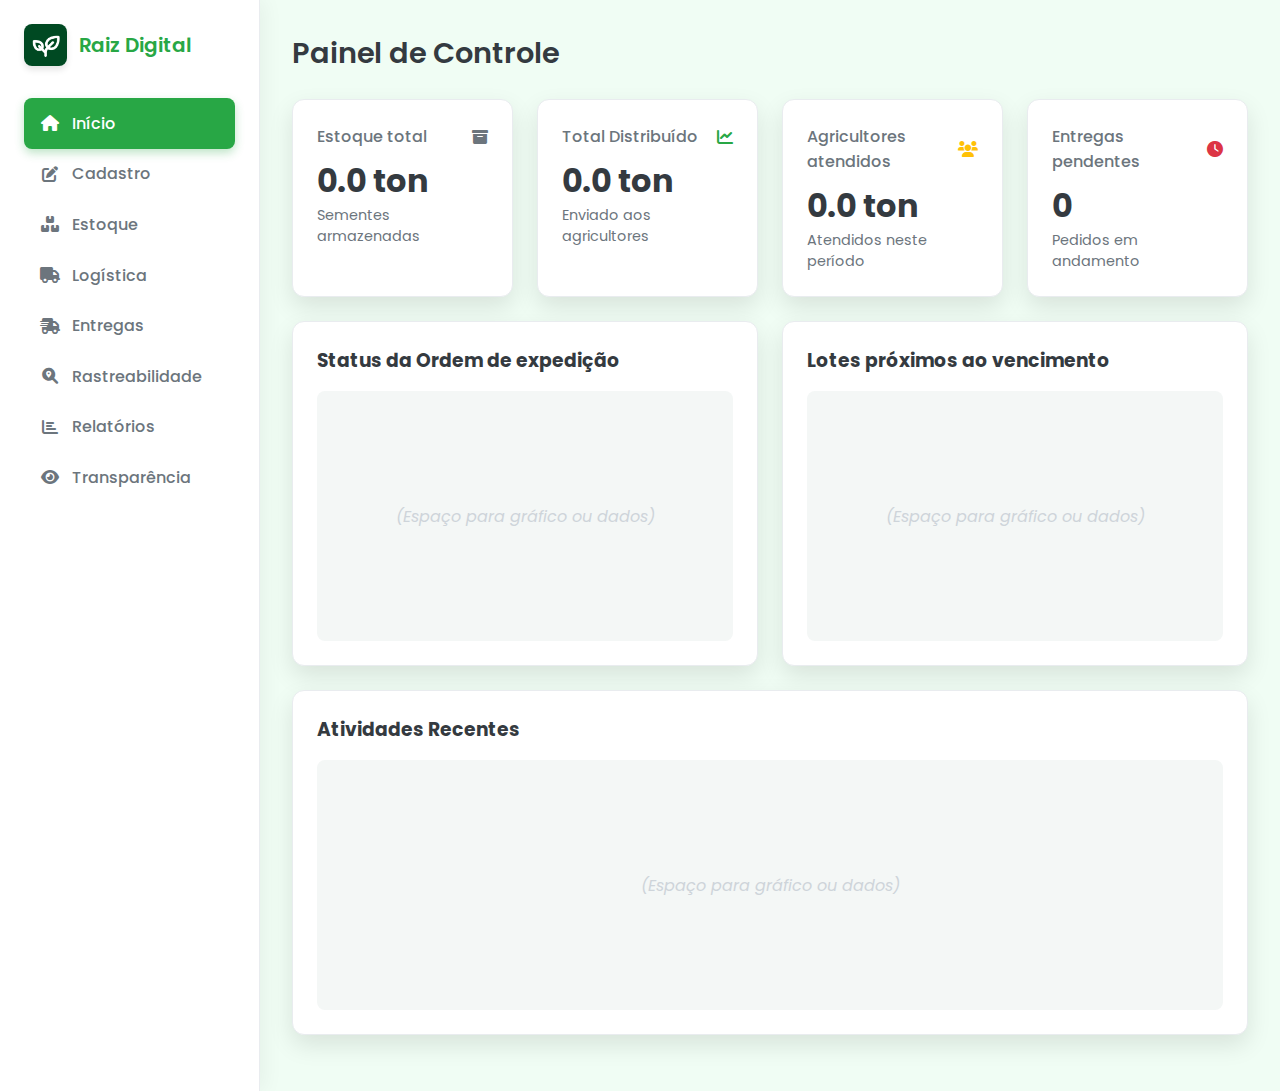
<file: src/main/resources/static/index.html>
<!DOCTYPE html>
<html lang="pt-br">
<head>
    <meta charset="UTF-8">
    <meta name="viewport" content="width=device-width, initial-scale=1.0">
    <title>Painel de Controle - P.I Sementes</title>
    <link rel="stylesheet" href="style.css">
    <link rel="stylesheet" href="https://cdnjs.cloudflare.com/ajax/libs/font-awesome/6.0.0-beta3/css/all.min.css">
</head>
<body>
    <div class="app-container">
        <aside class="sidebar">
            <div class="sidebar-header">
                <img src="logo.png" alt="Logo Sementes" class="logo">
                <span>Raiz Digital</span>
            </div>
            <nav class="sidebar-nav">
                <ul>
                    <li><a href="index.html" class="nav-link active"><i class="fas fa-home"></i><span>Início</span></a></li>
                    <li><a href="cadastro.html" class="nav-link"><i class="fas fa-edit"></i><span>Cadastro</span></a></li>
                    <li><a href="estoque.html" class="nav-link"><i class="fas fa-boxes"></i><span>Estoque</span></a></li>
                    <li><a href="logistica.html" class="nav-link"><i class="fas fa-truck"></i><span>Logística</span></a></li>
                    <li><a href="entregas.html" class="nav-link"><i class="fas fa-shipping-fast"></i><span>Entregas</span></a></li>
                    <li><a href="rastreabilidade.html" class="nav-link"><i class="fas fa-search-location"></i><span>Rastreabilidade</span></a></li>
                    <li><a href="relatorios.html" class="nav-link"><i class="fas fa-chart-bar"></i><span>Relatórios</span></a></li>
                    <li><a href="transparencia.html" class="nav-link"><i class="fas fa-eye"></i><span>Transparência</span></a></li>
                </ul>
            </nav>
        </aside>
        <main class="main-content">
            <header class="main-header">
                <h1>Painel de Controle</h1>
            </header>
            <div class="stat-cards">
                <div class="card">
                    <div class="card-header"><span>Estoque total</span><i class="fas fa-archive icon-gray"></i></div>
                    <h2>0.0 ton</h2><p>Sementes armazenadas</p>
                </div>
                <div class="card">
                    <div class="card-header"><span>Total Distribuído</span><i class="fas fa-chart-line icon-green"></i></div>
                    <h2>0.0 ton</h2><p>Enviado aos agricultores</p>
                </div>
                <div class="card">
                    <div class="card-header"><span>Agricultores atendidos</span><i class="fas fa-users icon-yellow"></i></div>
                    <h2>0.0 ton</h2><p>Atendidos neste período</p>
                </div>
                <div class="card">
                    <div class="card-header"><span>Entregas pendentes</span><i class="fas fa-clock icon-red"></i></div>
                    <h2>0</h2><p>Pedidos em andamento</p>
                </div>
            </div>
            <div class="widgets">
                <div class="card large-widget"><h3>Status da Ordem de expedição</h3><div class="placeholder"></div></div>
                <div class="card large-widget"><h3>Lotes próximos ao vencimento</h3><div class="placeholder"></div></div>
            </div>
            <div class="widgets">
                 <div class="card full-width-widget"><h3>Atividades Recentes</h3><div class="placeholder"></div></div>
            </div>
        </main>
    </div>
    <script src="script.js"></script>
</body>
</html>
</file>
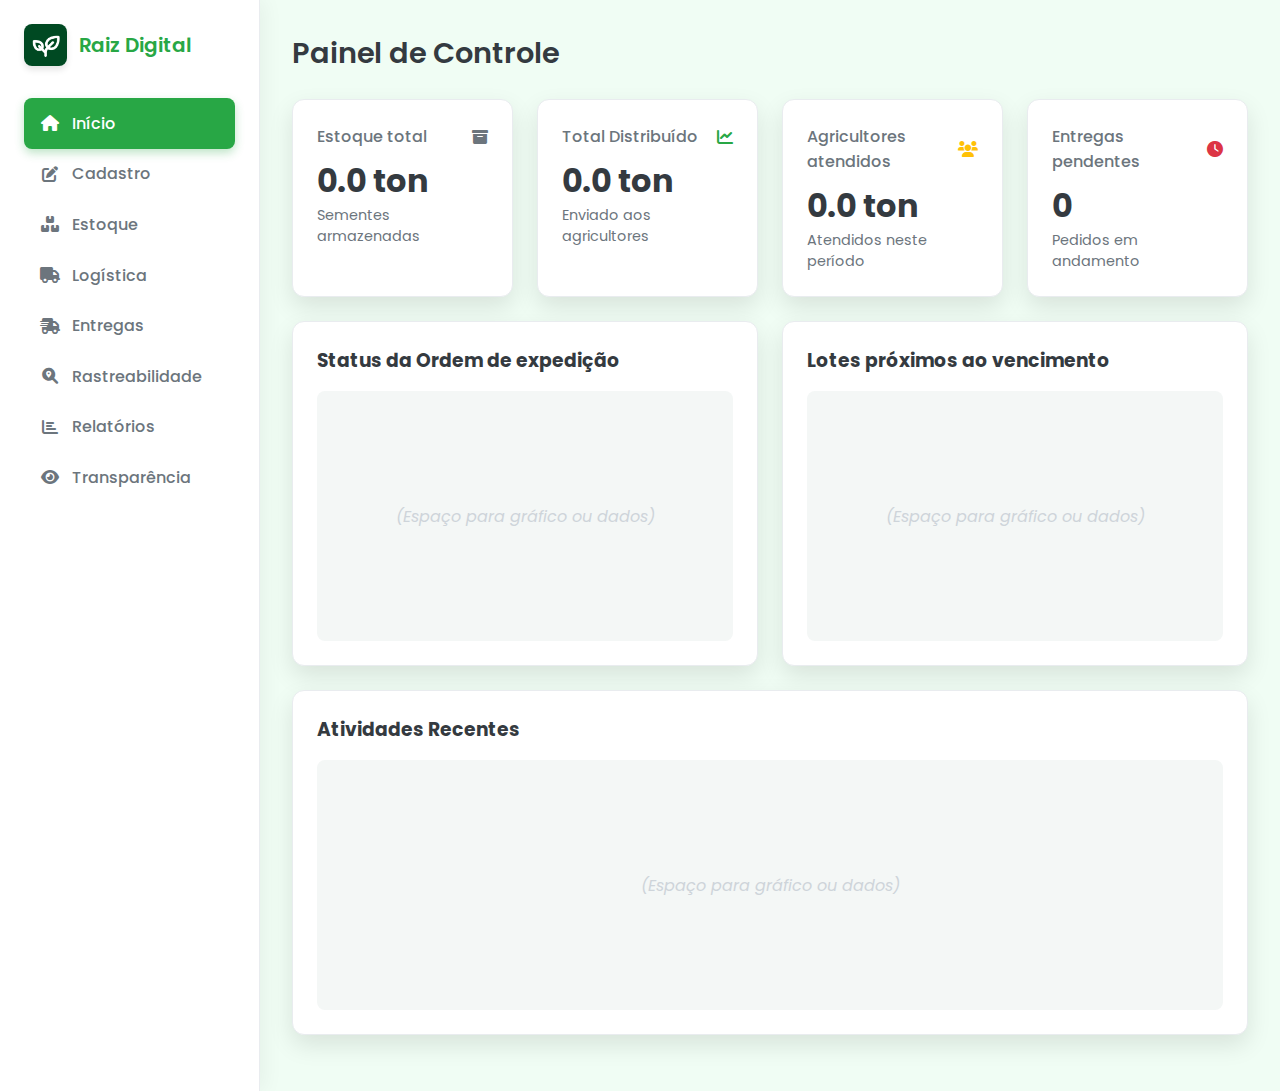
<file: raiz-digital-api/P.I-main/src/main/resources/static/index.html>
<!DOCTYPE html>
<html lang="pt-br">
<head>
    <meta charset="UTF-8">
    <meta name="viewport" content="width=device-width, initial-scale=1.0">
    <title>Painel de Controle - P.I Sementes</title>
    <link rel="stylesheet" href="style.css">
    <link rel="stylesheet" href="https://cdnjs.cloudflare.com/ajax/libs/font-awesome/6.0.0-beta3/css/all.min.css">
</head>
<body>
    <div class="app-container">
        <aside class="sidebar">
            <div class="sidebar-header">
                <img src="logo.png" alt="Logo Sementes" class="logo">
                <span>Raiz Digital</span>
            </div>
            <nav class="sidebar-nav">
                <ul>
                    <li><a href="index.html" class="nav-link active"><i class="fas fa-home"></i><span>Início</span></a></li>
                    <li><a href="cadastro.html" class="nav-link"><i class="fas fa-edit"></i><span>Cadastro</span></a></li>
                    <li><a href="estoque.html" class="nav-link"><i class="fas fa-boxes"></i><span>Estoque</span></a></li>
                    <li><a href="logistica.html" class="nav-link"><i class="fas fa-truck"></i><span>Logística</span></a></li>
                    <li><a href="entregas.html" class="nav-link"><i class="fas fa-shipping-fast"></i><span>Entregas</span></a></li>
                    <li><a href="rastreabilidade.html" class="nav-link"><i class="fas fa-search-location"></i><span>Rastreabilidade</span></a></li>
                    <li><a href="relatorios.html" class="nav-link"><i class="fas fa-chart-bar"></i><span>Relatórios</span></a></li>
                    <li><a href="transparencia.html" class="nav-link"><i class="fas fa-eye"></i><span>Transparência</span></a></li>
                </ul>
            </nav>
        </aside>
        <main class="main-content">
            <header class="main-header">
                <h1>Painel de Controle</h1>
            </header>
            <div class="stat-cards">
                <div class="card">
                    <div class="card-header"><span>Estoque total</span><i class="fas fa-archive icon-gray"></i></div>
                    <h2>0.0 ton</h2><p>Sementes armazenadas</p>
                </div>
                <div class="card">
                    <div class="card-header"><span>Total Distribuído</span><i class="fas fa-chart-line icon-green"></i></div>
                    <h2>0.0 ton</h2><p>Enviado aos agricultores</p>
                </div>
                <div class="card">
                    <div class="card-header"><span>Agricultores atendidos</span><i class="fas fa-users icon-yellow"></i></div>
                    <h2>0.0 ton</h2><p>Atendidos neste período</p>
                </div>
                <div class="card">
                    <div class="card-header"><span>Entregas pendentes</span><i class="fas fa-clock icon-red"></i></div>
                    <h2>0</h2><p>Pedidos em andamento</p>
                </div>
            </div>
            <div class="widgets">
                <div class="card large-widget"><h3>Status da Ordem de expedição</h3><div class="placeholder"></div></div>
                <div class="card large-widget"><h3>Lotes próximos ao vencimento</h3><div class="placeholder"></div></div>
            </div>
            <div class="widgets">
                 <div class="card full-width-widget"><h3>Atividades Recentes</h3><div class="placeholder"></div></div>
            </div>
        </main>
    </div>
    <script src="script.js"></script>
</body>
</html>
</file>
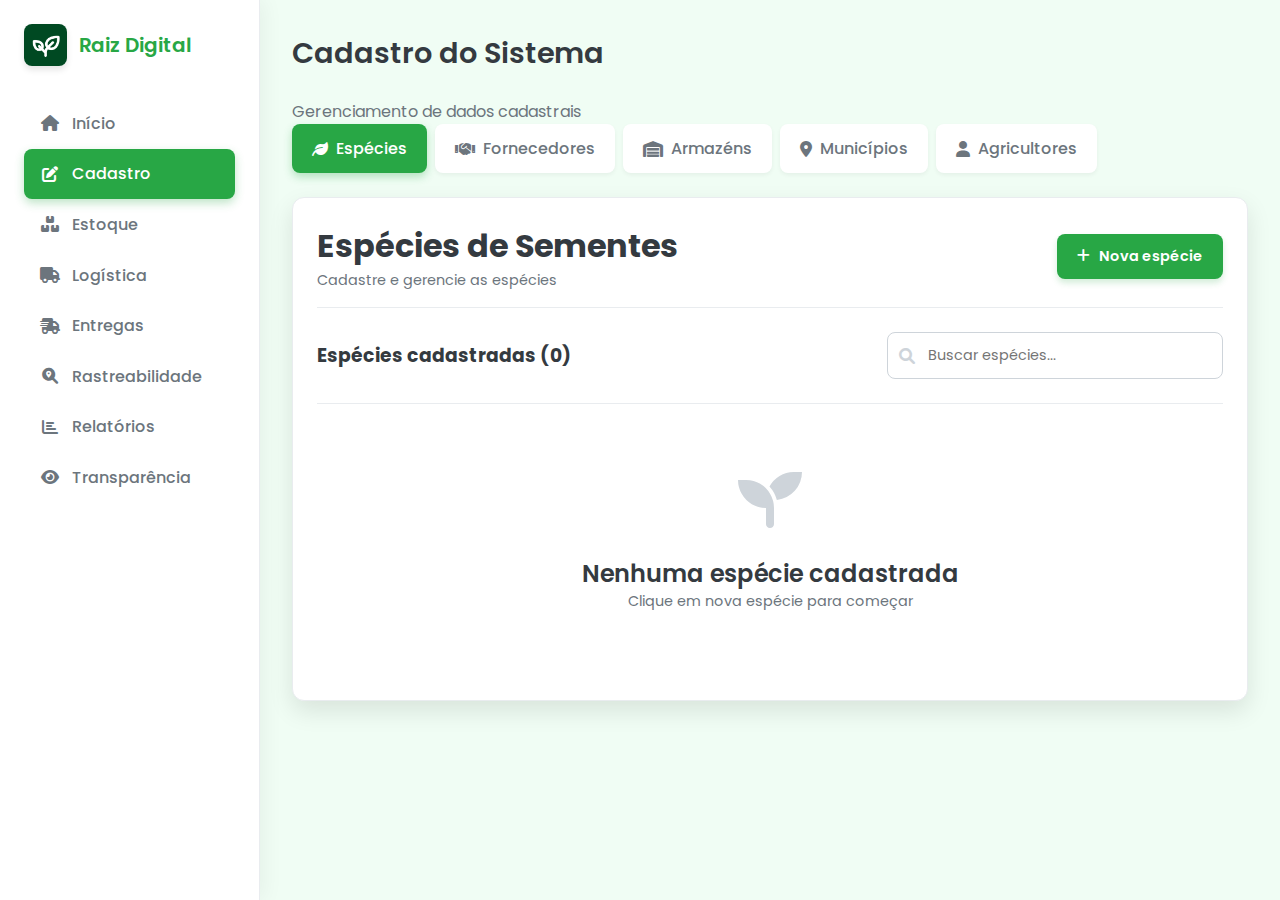
<file: src/main/resources/static/cadastro.html>
<!DOCTYPE html>
<html lang="pt-br">
<head>
    <meta charset="UTF-8">
    <meta name="viewport" content="width=device-width, initial-scale=1.0">
    <title>Cadastro - P.I Sementes</title>
    <link rel="stylesheet" href="style.css">
    <link rel="stylesheet" href="https://cdnjs.cloudflare.com/ajax/libs/font-awesome/6.0.0-beta3/css/all.min.css">
</head>
<body>
    <div class="app-container">
        <aside class="sidebar">
            <div class="sidebar-header">
                <img src="logo.png" alt="Logo Sementes" class="logo">
                <span>Raiz Digital</span>
            </div>
            <nav class="sidebar-nav">
                <ul>
                    <li><a href="index.html" class="nav-link"><i class="fas fa-home"></i><span>Início</span></a></li>
                    <li><a href="cadastro.html" class="nav-link active"><i class="fas fa-edit"></i><span>Cadastro</span></a></li>
                    <li><a href="estoque.html" class="nav-link"><i class="fas fa-boxes"></i><span>Estoque</span></a></li>
                    <li><a href="logistica.html" class="nav-link"><i class="fas fa-truck"></i><span>Logística</span></a></li>
                    <li><a href="entregas.html" class="nav-link"><i class="fas fa-shipping-fast"></i><span>Entregas</span></a></li>
                    <li><a href="rastreabilidade.html" class="nav-link"><i class="fas fa-search-location"></i><span>Rastreabilidade</span></a></li>
                    <li><a href="relatorios.html" class="nav-link"><i class="fas fa-chart-bar"></i><span>Relatórios</span></a></li>
                    <li><a href="transparencia.html" class="nav-link"><i class="fas fa-eye"></i><span>Transparência</span></a></li>
                </ul>
            </nav>
        </aside>
        <main class="main-content">
            <header class="main-header">
                <h1>Cadastro do Sistema</h1>
                <p class="subtitle">Gerenciamento de dados cadastrais</p>
            </header>
            <div class="tab-nav">
                <a href="#" class="tab-link active" data-target="tab-especies"><i class="fas fa-leaf"></i><span>Espécies</span></a>
                <a href="#" class="tab-link" data-target="tab-fornecedores"><i class="fas fa-handshake"></i><span>Fornecedores</span></a>
                <a href="#" class="tab-link" data-target="tab-armazens"><i class="fas fa-warehouse"></i><span>Armazéns</span></a>
                <a href="#" class="tab-link" data-target="tab-municipios"><i class="fas fa-map-marker-alt"></i><span>Municípios</span></a>
                <a href="#" class="tab-link" data-target="tab-agricultores"><i class="fas fa-user"></i><span>Agricultores</span></a>
            </div>
            <div id="tab-especies" class="tab-content active">
                <div class="card full-width-widget">
                    <div class="content-header">
                        <div class="header-text"><h2>Espécies de Sementes</h2><p>Cadastre e gerencie as espécies</p></div>
                        <button class="btn-primary"><i class="fas fa-plus"></i>Nova espécie</button>
                    </div>
                    <div class="list-header"><h3>Espécies cadastradas (0)</h3><div class="search-bar"><i class="fas fa-search"></i><input type="text" placeholder="Buscar espécies..."></div></div>
                    <div class="empty-state"><i class="fas fa-seedling empty-icon"></i><h3>Nenhuma espécie cadastrada</h3><p>Clique em nova espécie para começar</p></div>
                </div>
            </div>
            <div id="tab-fornecedores" class="tab-content" style="display: none;">
                <div class="card full-width-widget">
                    <div class="content-header">
                        <div class="header-text"><h2>Fornecedores</h2><p>Gerenciamento de parceiros</p></div>
                        <button class="btn-primary"><i class="fas fa-plus"></i>Novo fornecedor</button>
                    </div>
                    <div class="empty-state"><i class="fas fa-handshake empty-icon"></i><h3>Nenhum fornecedor cadastrado</h3></div>
                </div>
            </div>
            <div id="tab-armazens" class="tab-content" style="display: none;">
                <div class="card full-width-widget">
                    <div class="content-header"><div class="header-text"><h2>Armazéns</h2></div><button class="btn-primary"><i class="fas fa-plus"></i>Novo armazém</button></div>
                    <div class="empty-state"><i class="fas fa-warehouse empty-icon"></i><h3>Nenhum armazém cadastrado</h3></div>
                </div>
            </div>
            <div id="tab-municipios" class="tab-content" style="display: none;">
                <div class="card full-width-widget">
                    <div class="content-header"><div class="header-text"><h2>Municípios</h2></div><button class="btn-primary"><i class="fas fa-plus"></i>Novo município</button></div>
                    <div class="empty-state"><i class="fas fa-map-marked-alt empty-icon"></i><h3>Nenhum município cadastrado</h3></div>
                </div>
            </div>
            <div id="tab-agricultores" class="tab-content" style="display: none;">
                <div class="card full-width-widget">
                    <div class="content-header"><div class="header-text"><h2>Agricultores</h2></div><button class="btn-primary"><i class="fas fa-plus"></i>Novo agricultor</button></div>
                    <div class="empty-state"><i class="fas fa-users empty-icon"></i><h3>Nenhum agricultor encontrado</h3></div>
                </div>
            </div>
        </main>
    </div>
    <script src="script.js"></script>
</body>
</html>
</file>
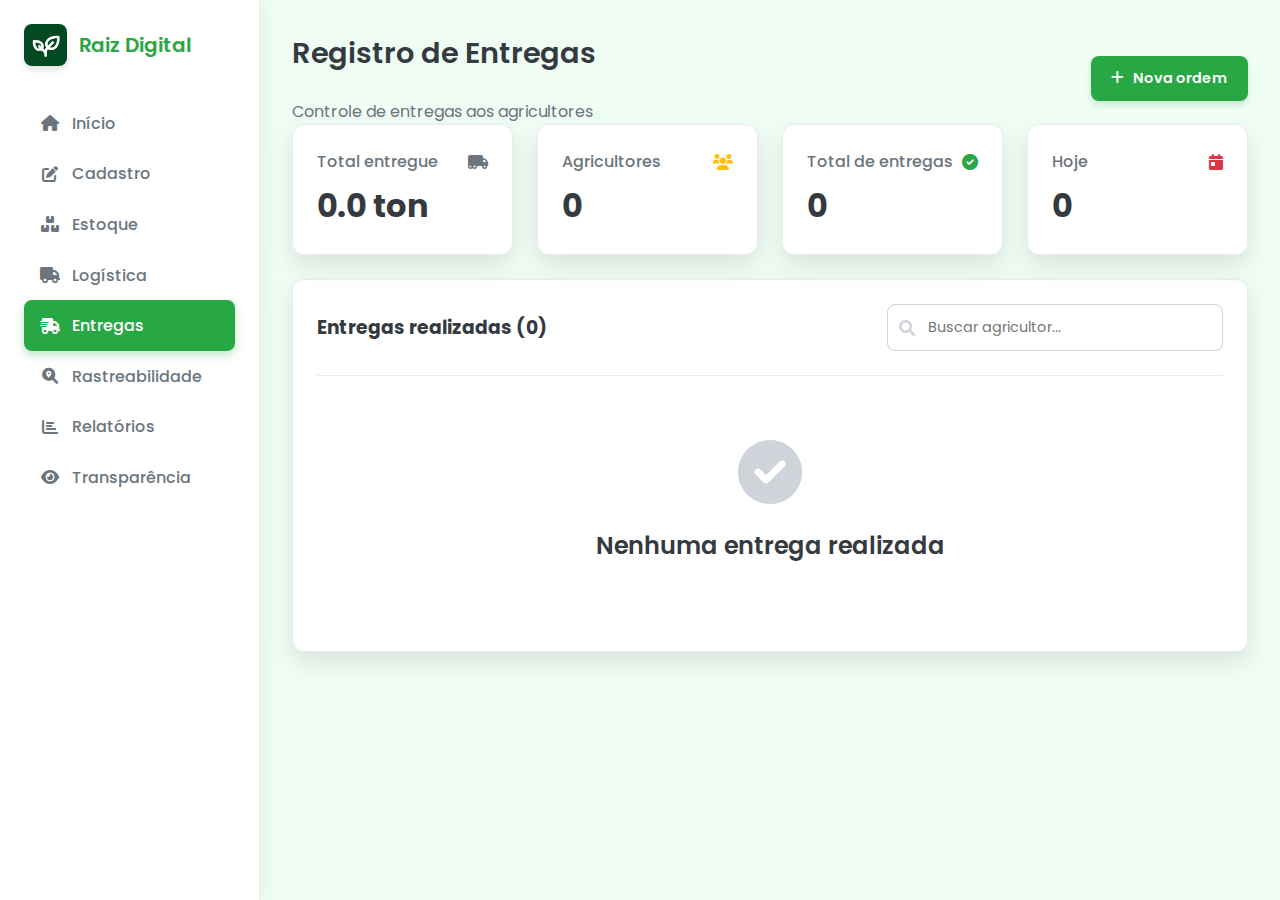
<file: src/main/resources/static/entregas.html>
<!DOCTYPE html>
<html lang="pt-br">
<head>
    <meta charset="UTF-8">
    <meta name="viewport" content="width=device-width, initial-scale=1.0">
    <title>Entregas - P.I Sementes</title>
    <link rel="stylesheet" href="style.css">
    <link rel="stylesheet" href="https://cdnjs.cloudflare.com/ajax/libs/font-awesome/6.0.0-beta3/css/all.min.css">
</head>
<body>
    <div class="app-container">
        <aside class="sidebar">
            <div class="sidebar-header">
                <img src="logo.png" alt="Logo Sementes" class="logo">
                <span>Raiz Digital</span>
            </div>
            <nav class="sidebar-nav">
                <ul>
                    <li><a href="index.html" class="nav-link"><i class="fas fa-home"></i><span>Início</span></a></li>
                    <li><a href="cadastro.html" class="nav-link"><i class="fas fa-edit"></i><span>Cadastro</span></a></li>
                    <li><a href="estoque.html" class="nav-link"><i class="fas fa-boxes"></i><span>Estoque</span></a></li>
                    <li><a href="logistica.html" class="nav-link"><i class="fas fa-truck"></i><span>Logística</span></a></li>
                    <li><a href="entregas.html" class="nav-link active"><i class="fas fa-shipping-fast"></i><span>Entregas</span></a></li>
                    <li><a href="rastreabilidade.html" class="nav-link"><i class="fas fa-search-location"></i><span>Rastreabilidade</span></a></li>
                    <li><a href="relatorios.html" class="nav-link"><i class="fas fa-chart-bar"></i><span>Relatórios</span></a></li>
                    <li><a href="transparencia.html" class="nav-link"><i class="fas fa-eye"></i><span>Transparência</span></a></li>
                </ul>
            </nav>
        </aside>
        <main class="main-content">
            <header class="main-header with-button">
                <div class="header-text-container"><h1>Registro de Entregas</h1><p class="subtitle">Controle de entregas aos agricultores</p></div>
                <button class="btn-primary"><i class="fas fa-plus"></i>Nova ordem</button>
            </header>
            <div class="stat-cards">
                <div class="card"><div class="card-header"><span>Total entregue</span><i class="fas fa-truck-moving icon-gray"></i></div><h2>0.0 ton</h2></div>
                <div class="card"><div class="card-header"><span>Agricultores</span><i class="fas fa-users icon-yellow"></i></div><h2>0</h2></div>
                <div class="card"><div class="card-header"><span>Total de entregas</span><i class="fas fa-check-circle icon-green"></i></div><h2>0</h2></div>
                <div class="card"><div class="card-header"><span>Hoje</span><i class="fas fa-calendar-day icon-red"></i></div><h2>0</h2></div>
            </div>
            <div class="card full-width-widget">
                <div class="list-header"><h3>Entregas realizadas (0)</h3><div class="search-bar"><i class="fas fa-search"></i><input type="text" placeholder="Buscar agricultor..."></div></div>
                <div class="empty-state"><i class="fas fa-check-circle empty-icon"></i><h3>Nenhuma entrega realizada</h3></div>
            </div>
        </main>
    </div>
    <script src="script.js"></script>
</body>
</html>
</file>
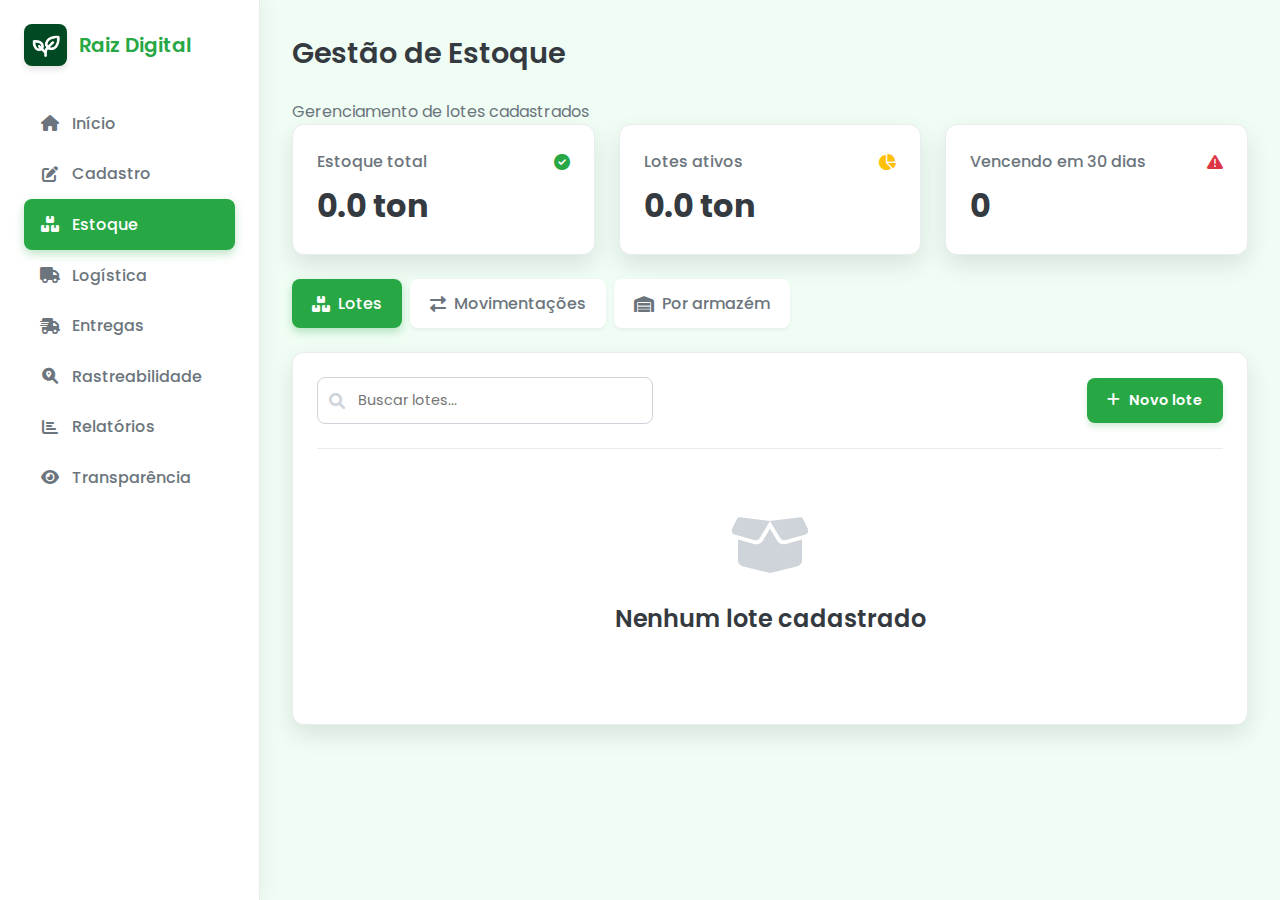
<file: src/main/resources/static/estoque.html>
<!DOCTYPE html>
<html lang="pt-br">
<head>
    <meta charset="UTF-8">
    <meta name="viewport" content="width=device-width, initial-scale=1.0">
    <title>Gestão de Estoque - P.I Sementes</title>
    <link rel="stylesheet" href="style.css">
    <link rel="stylesheet" href="https://cdnjs.cloudflare.com/ajax/libs/font-awesome/6.0.0-beta3/css/all.min.css">
</head>
<body>
    <div class="app-container">
        <aside class="sidebar">
            <div class="sidebar-header">
                <img src="logo.png" alt="Logo Sementes" class="logo">
                <span>Raiz Digital</span>
            </div>
            <nav class="sidebar-nav">
                <ul>
                    <li><a href="index.html" class="nav-link"><i class="fas fa-home"></i><span>Início</span></a></li>
                    <li><a href="cadastro.html" class="nav-link"><i class="fas fa-edit"></i><span>Cadastro</span></a></li>
                    <li><a href="estoque.html" class="nav-link active"><i class="fas fa-boxes"></i><span>Estoque</span></a></li>
                    <li><a href="logistica.html" class="nav-link"><i class="fas fa-truck"></i><span>Logística</span></a></li>
                    <li><a href="entregas.html" class="nav-link"><i class="fas fa-shipping-fast"></i><span>Entregas</span></a></li>
                    <li><a href="rastreabilidade.html" class="nav-link"><i class="fas fa-search-location"></i><span>Rastreabilidade</span></a></li>
                    <li><a href="relatorios.html" class="nav-link"><i class="fas fa-chart-bar"></i><span>Relatórios</span></a></li>
                    <li><a href="transparencia.html" class="nav-link"><i class="fas fa-eye"></i><span>Transparência</span></a></li>
                </ul>
            </nav>
        </aside>
        <main class="main-content">
            <header class="main-header">
                <h1>Gestão de Estoque</h1>
                <p class="subtitle">Gerenciamento de lotes cadastrados</p>
            </header>
            <div class="stat-cards">
                <div class="card"><div class="card-header"><span>Estoque total</span><i class="fas fa-check-circle icon-green"></i></div><h2>0.0 ton</h2></div>
                <div class="card"><div class="card-header"><span>Lotes ativos</span><i class="fas fa-chart-pie icon-yellow"></i></div><h2>0.0 ton</h2></div>
                <div class="card"><div class="card-header"><span>Vencendo em 30 dias</span><i class="fas fa-exclamation-triangle icon-red"></i></div><h2>0</h2></div>
            </div>
            <div class="tab-nav">
                <a href="#" class="tab-link active" data-target="tab-lotes"><i class="fas fa-boxes"></i><span>Lotes</span></a>
                <a href="#" class="tab-link" data-target="tab-movimentacoes"><i class="fas fa-exchange-alt"></i><span>Movimentações</span></a>
                <a href="#" class="tab-link" data-target="tab-armazem"><i class="fas fa-warehouse"></i><span>Por armazém</span></a>
            </div>
            <div id="tab-lotes" class="tab-content active">
                <div class="card full-width-widget">
                    <div class="list-header"><div class="search-bar"><i class="fas fa-search"></i><input type="text" placeholder="Buscar lotes..."></div><button class="btn-primary"><i class="fas fa-plus"></i>Novo lote</button></div>
                    <div class="empty-state"><i class="fas fa-box-open empty-icon"></i><h3>Nenhum lote cadastrado</h3></div>
                </div>
            </div>
            <div id="tab-movimentacoes" class="tab-content" style="display: none;">
                <div class="card full-width-widget">
                    <div class="list-header"><h3>Histórico de Movimentações</h3></div>
                    <div class="empty-state"><i class="fas fa-exchange-alt empty-icon"></i><h3>Nenhuma movimentação recente</h3></div>
                </div>
            </div>
            <div id="tab-armazem" class="tab-content" style="display: none;">
                <div class="card full-width-widget">
                    <div class="list-header"><h3>Visão Geral dos Armazéns</h3></div>
                    <div class="empty-state"><i class="fas fa-warehouse empty-icon"></i><h3>Nenhum armazém vinculado</h3></div>
                </div>
            </div>
        </main>
    </div>
    <script src="script.js"></script>
</body>
</html>
</file>
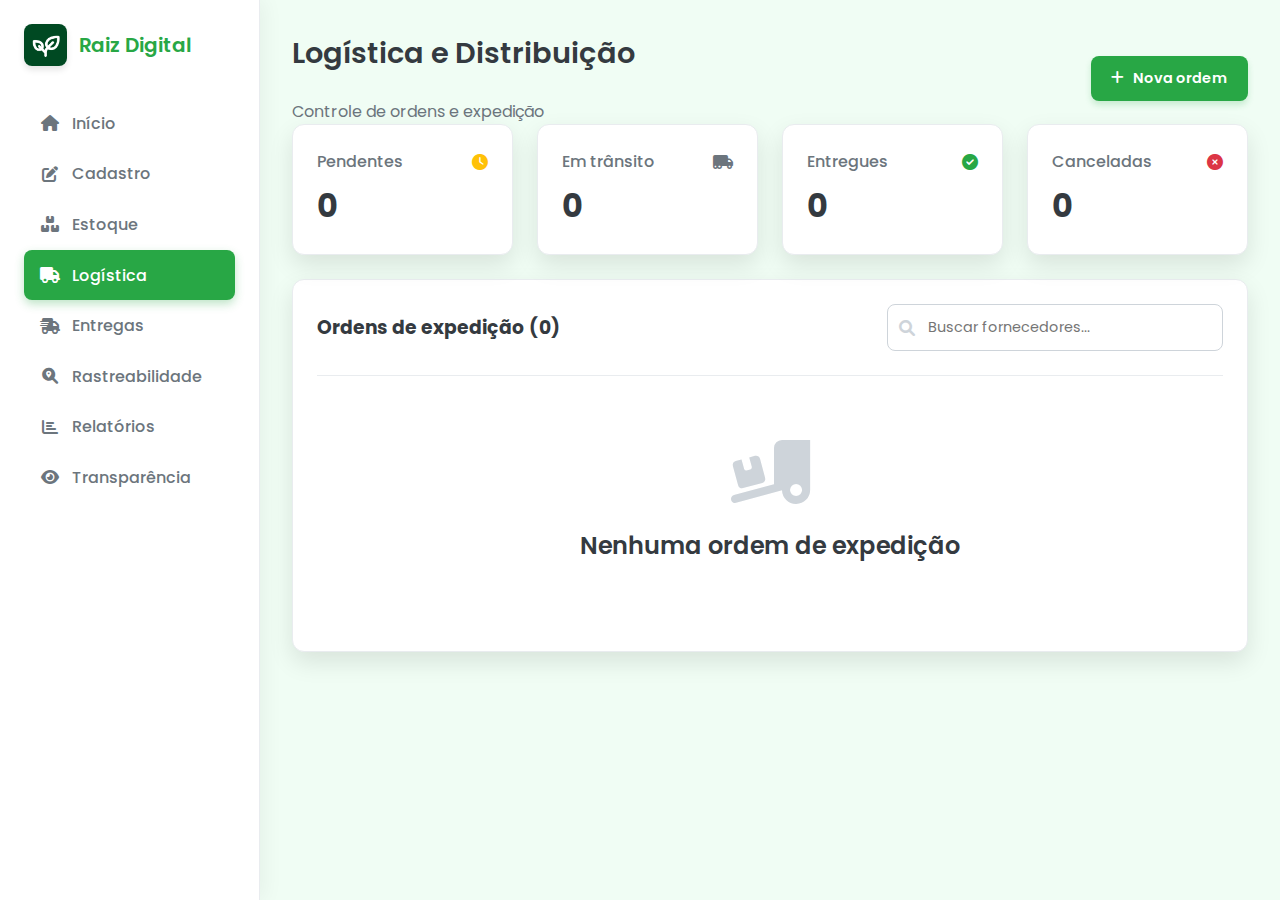
<file: src/main/resources/static/logistica.html>
<!DOCTYPE html>
<html lang="pt-br">
<head>
    <meta charset="UTF-8">
    <meta name="viewport" content="width=device-width, initial-scale=1.0">
    <title>Logística - P.I Sementes</title>
    <link rel="stylesheet" href="style.css">
    <link rel="stylesheet" href="https://cdnjs.cloudflare.com/ajax/libs/font-awesome/6.0.0-beta3/css/all.min.css">
</head>
<body>
    <div class="app-container">
        <aside class="sidebar">
            <div class="sidebar-header">
                <img src="logo.png" alt="Logo Sementes" class="logo">
                <span>Raiz Digital</span>
            </div>
            <nav class="sidebar-nav">
                <ul>
                    <li><a href="index.html" class="nav-link"><i class="fas fa-home"></i><span>Início</span></a></li>
                    <li><a href="cadastro.html" class="nav-link"><i class="fas fa-edit"></i><span>Cadastro</span></a></li>
                    <li><a href="estoque.html" class="nav-link"><i class="fas fa-boxes"></i><span>Estoque</span></a></li>
                    <li><a href="logistica.html" class="nav-link active"><i class="fas fa-truck"></i><span>Logística</span></a></li>
                    <li><a href="entregas.html" class="nav-link"><i class="fas fa-shipping-fast"></i><span>Entregas</span></a></li>
                    <li><a href="rastreabilidade.html" class="nav-link"><i class="fas fa-search-location"></i><span>Rastreabilidade</span></a></li>
                    <li><a href="relatorios.html" class="nav-link"><i class="fas fa-chart-bar"></i><span>Relatórios</span></a></li>
                    <li><a href="transparencia.html" class="nav-link"><i class="fas fa-eye"></i><span>Transparência</span></a></li>
                </ul>
            </nav>
        </aside>
        <main class="main-content">
            <header class="main-header with-button">
                <div class="header-text-container"><h1>Logística e Distribuição</h1><p class="subtitle">Controle de ordens e expedição</p></div>
                <button class="btn-primary"><i class="fas fa-plus"></i>Nova ordem</button>
            </header>
            <div class="stat-cards">
                <div class="card"><div class="card-header"><span>Pendentes</span><i class="fas fa-clock icon-yellow"></i></div><h2>0</h2></div>
                <div class="card"><div class="card-header"><span>Em trânsito</span><i class="fas fa-truck-moving icon-gray"></i></div><h2>0</h2></div>
                <div class="card"><div class="card-header"><span>Entregues</span><i class="fas fa-check-circle icon-green"></i></div><h2>0</h2></div>
                <div class="card"><div class="card-header"><span>Canceladas</span><i class="fas fa-times-circle icon-red"></i></div><h2>0</h2></div>
            </div>
            <div class="card full-width-widget">
                <div class="list-header"><h3>Ordens de expedição (0)</h3><div class="search-bar"><i class="fas fa-search"></i><input type="text" placeholder="Buscar fornecedores..."></div></div>
                <div class="empty-state"><i class="fas fa-truck-loading empty-icon"></i><h3>Nenhuma ordem de expedição</h3></div>
            </div>
        </main>
    </div>
    <script src="script.js"></script>
</body>
</html>
</file>
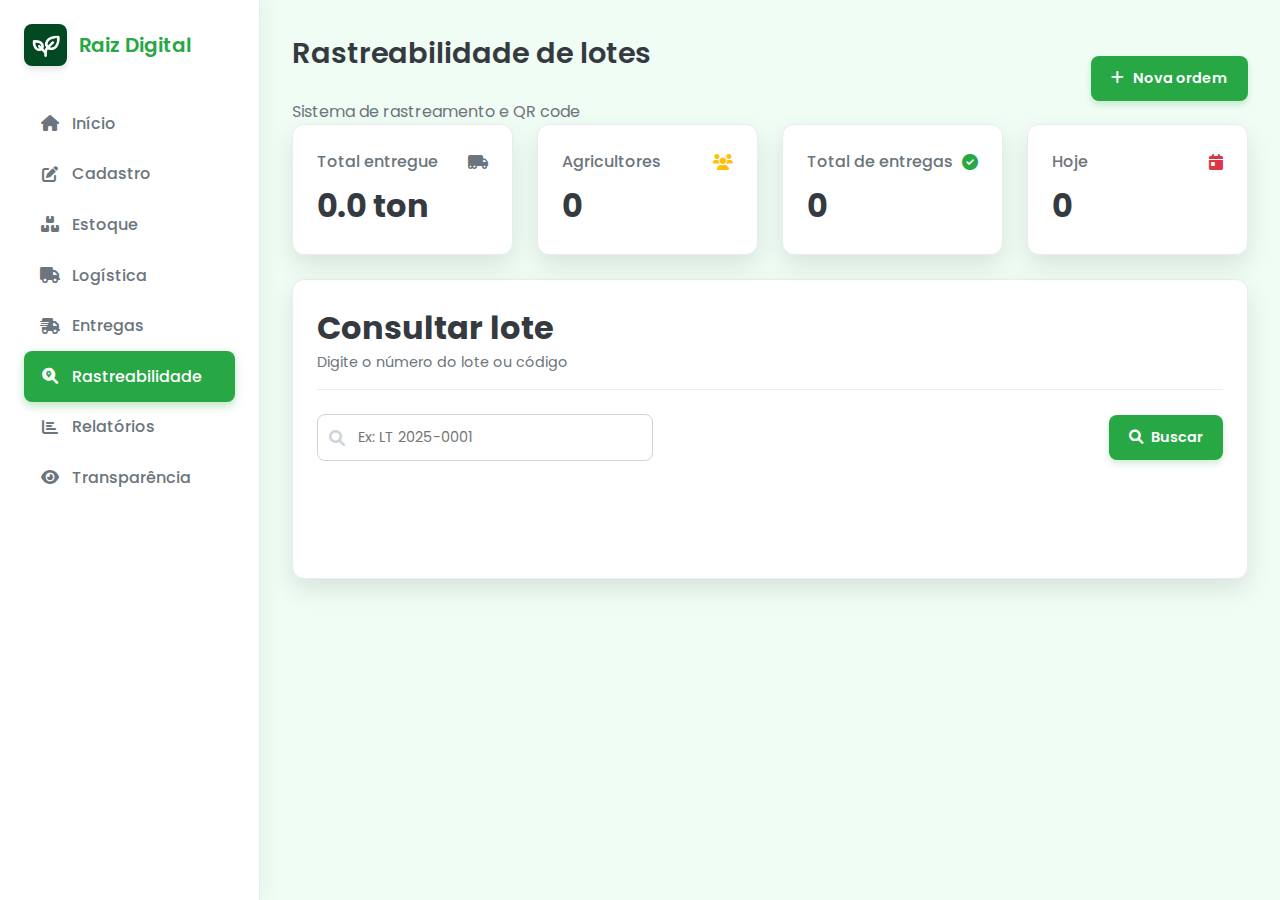
<file: src/main/resources/static/rastreabilidade.html>
<!DOCTYPE html>
<html lang="pt-br">
<head>
    <meta charset="UTF-8">
    <meta name="viewport" content="width=device-width, initial-scale=1.0">
    <title>Rastreabilidade - P.I Sementes</title>
    <link rel="stylesheet" href="style.css">
    <link rel="stylesheet" href="https://cdnjs.cloudflare.com/ajax/libs/font-awesome/6.0.0-beta3/css/all.min.css">
</head>
<body>
    <div class="app-container">
        <aside class="sidebar">
            <div class="sidebar-header">
                <img src="logo.png" alt="Logo Sementes" class="logo">
                <span>Raiz Digital</span>
            </div>
            <nav class="sidebar-nav">
                <ul>
                    <li><a href="index.html" class="nav-link"><i class="fas fa-home"></i><span>Início</span></a></li>
                    <li><a href="cadastro.html" class="nav-link"><i class="fas fa-edit"></i><span>Cadastro</span></a></li>
                    <li><a href="estoque.html" class="nav-link"><i class="fas fa-boxes"></i><span>Estoque</span></a></li>
                    <li><a href="logistica.html" class="nav-link"><i class="fas fa-truck"></i><span>Logística</span></a></li>
                    <li><a href="entregas.html" class="nav-link"><i class="fas fa-shipping-fast"></i><span>Entregas</span></a></li>
                    <li><a href="rastreabilidade.html" class="nav-link active"><i class="fas fa-search-location"></i><span>Rastreabilidade</span></a></li>
                    <li><a href="relatorios.html" class="nav-link"><i class="fas fa-chart-bar"></i><span>Relatórios</span></a></li>
                    <li><a href="transparencia.html" class="nav-link"><i class="fas fa-eye"></i><span>Transparência</span></a></li>
                </ul>
            </nav>
        </aside>
        <main class="main-content">
            <header class="main-header with-button">
                <div class="header-text-container"><h1>Rastreabilidade de lotes</h1><p class="subtitle">Sistema de rastreamento e QR code</p></div>
                <button class="btn-primary"><i class="fas fa-plus"></i>Nova ordem</button>
            </header>
            <div class="stat-cards">
                <div class="card"><div class="card-header"><span>Total entregue</span><i class="fas fa-truck-moving icon-gray"></i></div><h2>0.0 ton</h2></div>
                <div class="card"><div class="card-header"><span>Agricultores</span><i class="fas fa-users icon-yellow"></i></div><h2>0</h2></div>
                <div class="card"><div class="card-header"><span>Total de entregas</span><i class="fas fa-check-circle icon-green"></i></div><h2>0</h2></div>
                <div class="card"><div class="card-header"><span>Hoje</span><i class="fas fa-calendar-day icon-red"></i></div><h2>0</h2></div>
            </div>
            <div class="card full-width-widget">
                <div class="content-header"><div class="header-text"><h2>Consultar lote</h2><p>Digite o número do lote ou código</p></div></div>
                <form class="search-form">
                    <div class="search-bar large"><i class="fas fa-search"></i><input type="text" placeholder="Ex: LT 2025-0001"></div>
                    <button class="btn-primary" type="submit"><i class="fas fa-search"></i>Buscar</button>
                </form>
            </div>
        </main>
    </div>
    <script src="script.js"></script>
</body>
</html>
</file>
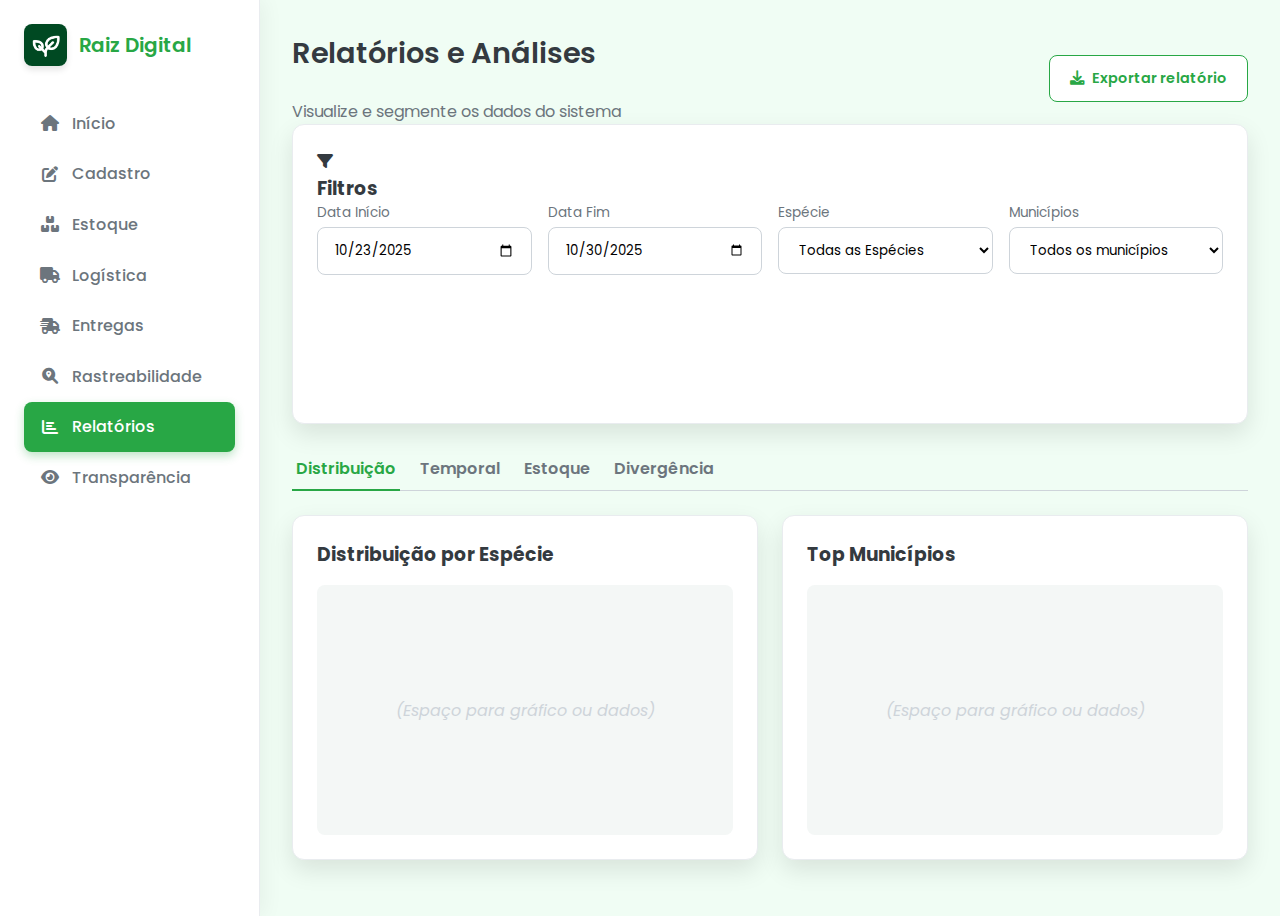
<file: src/main/resources/static/relatorios.html>
<!DOCTYPE html>
<html lang="pt-br">
<head>
    <meta charset="UTF-8">
    <meta name="viewport" content="width=device-width, initial-scale=1.0">
    <title>Relatórios - P.I Sementes</title>
    <link rel="stylesheet" href="style.css">
    <link rel="stylesheet" href="https://cdnjs.cloudflare.com/ajax/libs/font-awesome/6.0.0-beta3/css/all.min.css">
</head>
<body>
    <div class="app-container">
        <aside class="sidebar">
            <div class="sidebar-header">
                <img src="logo.png" alt="Logo Sementes" class="logo">
                <span>Raiz Digital</span>
            </div>
            <nav class="sidebar-nav">
                <ul>
                    <li><a href="index.html" class="nav-link"><i class="fas fa-home"></i><span>Início</span></a></li>
                    <li><a href="cadastro.html" class="nav-link"><i class="fas fa-edit"></i><span>Cadastro</span></a></li>
                    <li><a href="estoque.html" class="nav-link"><i class="fas fa-boxes"></i><span>Estoque</span></a></li>
                    <li><a href="logistica.html" class="nav-link"><i class="fas fa-truck"></i><span>Logística</span></a></li>
                    <li><a href="entregas.html" class="nav-link"><i class="fas fa-shipping-fast"></i><span>Entregas</span></a></li>
                    <li><a href="rastreabilidade.html" class="nav-link"><i class="fas fa-search-location"></i><span>Rastreabilidade</span></a></li>
                    <li><a href="relatorios.html" class="nav-link active"><i class="fas fa-chart-bar"></i><span>Relatórios</span></a></li>
                    <li><a href="transparencia.html" class="nav-link"><i class="fas fa-eye"></i><span>Transparência</span></a></li>
                </ul>
            </nav>
        </aside>
        <main class="main-content">
            <header class="main-header with-button">
                <div class="header-text-container"><h1>Relatórios e Análises</h1><p class="subtitle">Visualize e segmente os dados do sistema</p></div>
                <button class="btn-secondary"><i class="fas fa-download"></i>Exportar relatório</button>
            </header>
            <div class="card full-width-widget">
                <div class="filter-header"><i class="fas fa-filter"></i><h3>Filtros</h3></div>
                <div class="filter-controls">
                    <div class="filter-group"><label for="date-start">Data Início</label><input type="date" id="date-start" value="2025-10-23"></div>
                    <div class="filter-group"><label for="date-end">Data Fim</label><input type="date" id="date-end" value="2025-10-30"></div>
                    <div class="filter-group"><label for="select-especie">Espécie</label><select id="select-especie"><option>Todas as Espécies</option></select></div>
                    <div class="filter-group"><label for="select-municipio">Municípios</label><select id="select-municipio"><option>Todos os municípios</option></select></div>
                </div>
            </div>
            <div class="sub-tab-nav">
                <a href="#" class="sub-tab-link active" data-target="tab-distribuicao">Distribuição</a>
                <a href="#" class="sub-tab-link" data-target="tab-temporal">Temporal</a>
                <a href="#" class="sub-tab-link" data-target="tab-estoque">Estoque</a>
                <a href="#" class="sub-tab-link" data-target="tab-divergencia">Divergência</a>
            </div>
            <div id="tab-distribuicao" class="tab-content active">
                <div class="widgets">
                    <div class="card large-widget"><h3>Distribuição por Espécie</h3><div class="placeholder"></div></div>
                    <div class="card large-widget"><h3>Top Municípios</h3><div class="placeholder"></div></div>
                </div>
            </div>
            <div id="tab-temporal" class="tab-content" style="display: none;">
                <div class="card full-width-widget"><h3>Evolução Temporal</h3><div class="placeholder"></div></div>
            </div>
            <div id="tab-estoque" class="tab-content" style="display: none;">
                <div class="widgets">
                    <div class="card large-widget"><h3>Entrada vs Saída</h3><div class="placeholder"></div></div>
                    <div class="card large-widget"><h3>Perdas e Ajustes</h3><div class="placeholder"></div></div>
                </div>
            </div>
            <div id="tab-divergencia" class="tab-content" style="display: none;">
                <div class="card full-width-widget">
                    <div class="list-header"><h3>Relatório de Divergências</h3></div>
                    <div class="empty-state"><i class="fas fa-check-circle empty-icon"></i><h3>Nenhuma divergência encontrada</h3></div>
                </div>
            </div>
        </main>
    </div>
    <script src="script.js"></script>
</body>
</html>
</file>
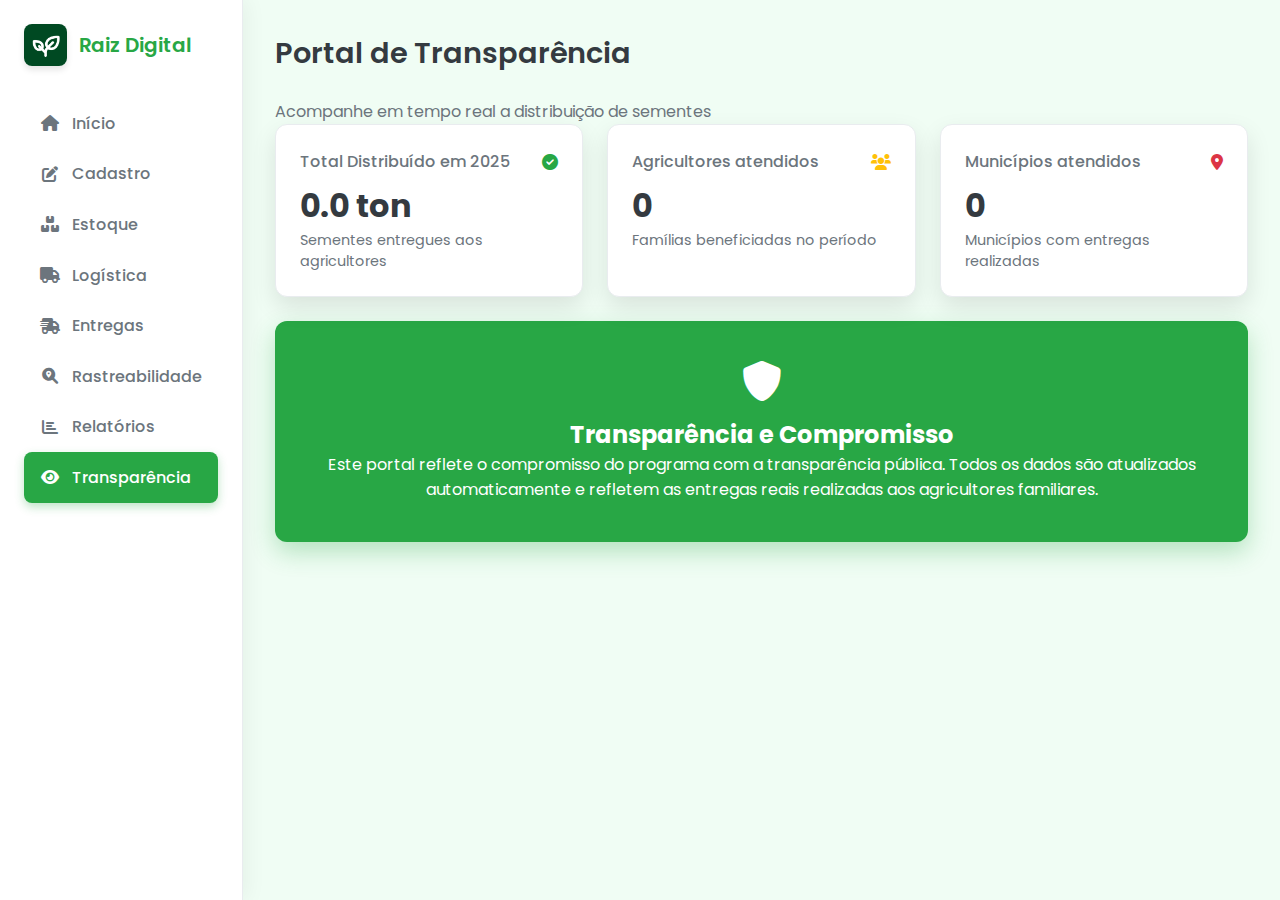
<file: src/main/resources/static/transparencia.html>
<!DOCTYPE html>
<html lang="pt-br">
<head>
    <meta charset="UTF-8">
    <meta name="viewport" content="width=device-width, initial-scale=1.0">
    <title>Transparência - P.I Sementes</title>
    <link rel="stylesheet" href="style.css">
    <link rel="stylesheet" href="https://cdnjs.cloudflare.com/ajax/libs/font-awesome/6.0.0-beta3/css/all.min.css">
</head>
<body>
    <div class="app-container">
        <aside class="sidebar">
            <div class="sidebar-header">
                <img src="logo.png" alt="Logo Sementes" class="logo">
                <span>Raiz Digital</span>
            </div>
            <nav class="sidebar-nav">
                <ul>
                    <li><a href="index.html" class="nav-link"><i class="fas fa-home"></i><span>Início</span></a></li>
                    <li><a href="cadastro.html" class="nav-link"><i class="fas fa-edit"></i><span>Cadastro</span></a></li>
                    <li><a href="estoque.html" class="nav-link"><i class="fas fa-boxes"></i><span>Estoque</span></a></li>
                    <li><a href="logistica.html" class="nav-link"><i class="fas fa-truck"></i><span>Logística</span></a></li>
                    <li><a href="entregas.html" class="nav-link"><i class="fas fa-shipping-fast"></i><span>Entregas</span></a></li>
                    <li><a href="rastreabilidade.html" class="nav-link"><i class="fas fa-search-location"></i><span>Rastreabilidade</span></a></li>
                    <li><a href="relatorios.html" class="nav-link"><i class="fas fa-chart-bar"></i><span>Relatórios</span></a></li>
                    <li><a href="transparencia.html" class="nav-link active"><i class="fas fa-eye"></i><span>Transparência</span></a></li>
                </ul>
            </nav>
        </aside>
        <main class="main-content">
            <header class="main-header">
                <h1>Portal de Transparência</h1>
                <p class="subtitle">Acompanhe em tempo real a distribuição de sementes</p>
            </header>
            <div class="stat-cards">
                <div class="card transparency-card">
                    <div class="card-header"><span>Total Distribuído em 2025</span><i class="fas fa-check-circle icon-green"></i></div>
                    <h2>0.0 ton</h2><p>Sementes entregues aos agricultores</p>
                </div>
                <div class="card transparency-card">
                    <div class="card-header"><span>Agricultores atendidos</span><i class="fas fa-users icon-yellow"></i></div>
                    <h2>0</h2><p>Famílias beneficiadas no período</p>
                </div>
                <div class="card transparency-card">
                    <div class="card-header"><span>Municípios atendidos</span><i class="fas fa-map-marker-alt icon-red"></i></div>
                    <h2>0</h2><p>Municípios com entregas realizadas</p>
                </div>
            </div>
            <div class="commitment-banner">
                <i class="fas fa-shield-alt banner-icon"></i>
                <h2>Transparência e Compromisso</h2>
                <p>Este portal reflete o compromisso do programa com a transparência pública. Todos os dados são atualizados automaticamente e refletem as entregas reais realizadas aos agricultores familiares.</p>
            </div>
        </main>
    </div>
    <script src="script.js"></script>
</body>
</html>
</file>
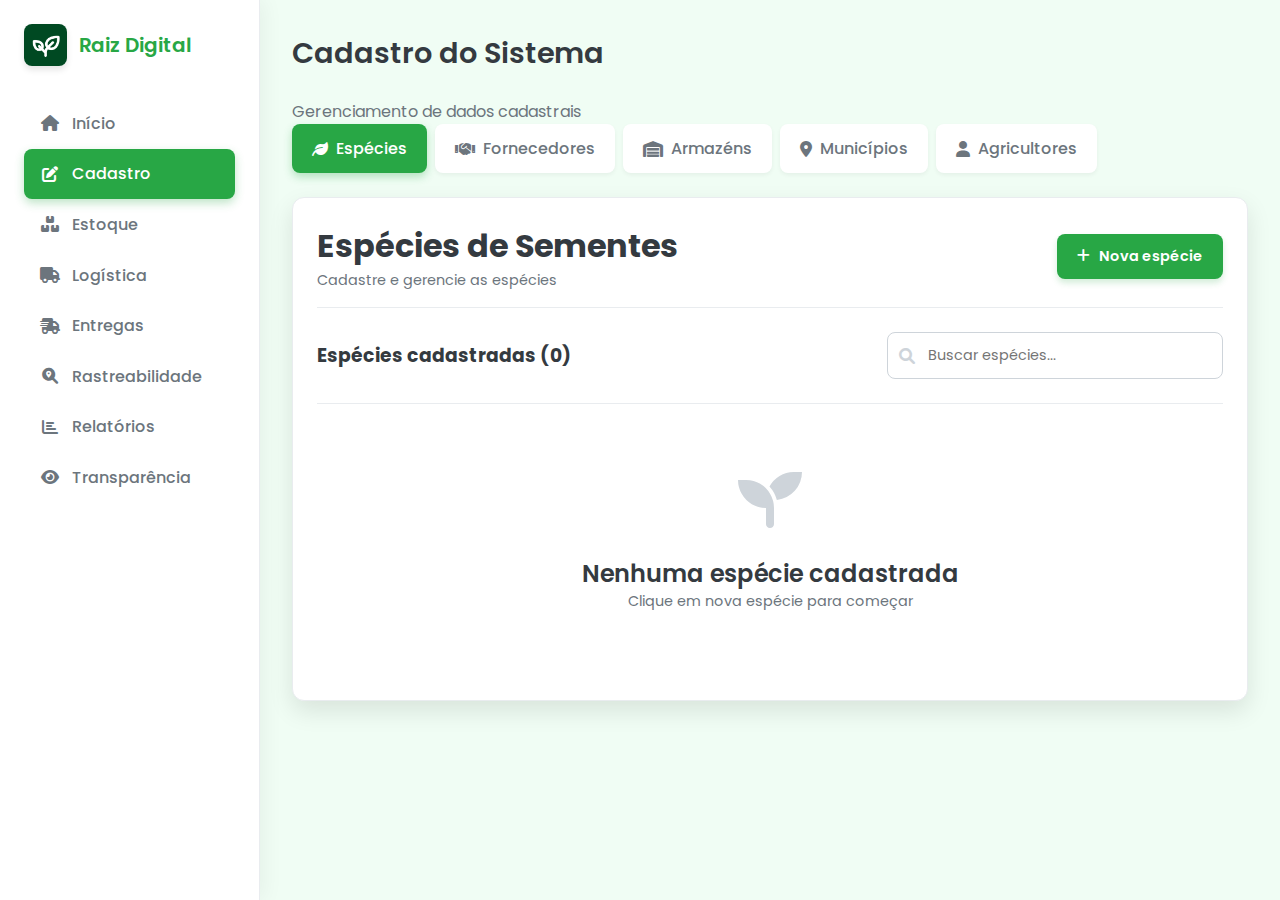
<file: raiz-digital-api/P.I-main/src/main/resources/static/cadastro.html>
<!DOCTYPE html>
<html lang="pt-br">
<head>
    <meta charset="UTF-8">
    <meta name="viewport" content="width=device-width, initial-scale=1.0">
    <title>Cadastro - P.I Sementes</title>
    <link rel="stylesheet" href="style.css">
    <link rel="stylesheet" href="https://cdnjs.cloudflare.com/ajax/libs/font-awesome/6.0.0-beta3/css/all.min.css">
</head>
<body>
    <div class="app-container">
        <aside class="sidebar">
            <div class="sidebar-header">
                <img src="logo.png" alt="Logo Sementes" class="logo">
                <span>Raiz Digital</span>
            </div>
            <nav class="sidebar-nav">
                <ul>
                    <li><a href="index.html" class="nav-link"><i class="fas fa-home"></i><span>Início</span></a></li>
                    <li><a href="cadastro.html" class="nav-link active"><i class="fas fa-edit"></i><span>Cadastro</span></a></li>
                    <li><a href="estoque.html" class="nav-link"><i class="fas fa-boxes"></i><span>Estoque</span></a></li>
                    <li><a href="logistica.html" class="nav-link"><i class="fas fa-truck"></i><span>Logística</span></a></li>
                    <li><a href="entregas.html" class="nav-link"><i class="fas fa-shipping-fast"></i><span>Entregas</span></a></li>
                    <li><a href="rastreabilidade.html" class="nav-link"><i class="fas fa-search-location"></i><span>Rastreabilidade</span></a></li>
                    <li><a href="relatorios.html" class="nav-link"><i class="fas fa-chart-bar"></i><span>Relatórios</span></a></li>
                    <li><a href="transparencia.html" class="nav-link"><i class="fas fa-eye"></i><span>Transparência</span></a></li>
                </ul>
            </nav>
        </aside>
        <main class="main-content">
            <header class="main-header">
                <h1>Cadastro do Sistema</h1>
                <p class="subtitle">Gerenciamento de dados cadastrais</p>
            </header>
            <div class="tab-nav">
                <a href="#" class="tab-link active" data-target="tab-especies"><i class="fas fa-leaf"></i><span>Espécies</span></a>
                <a href="#" class="tab-link" data-target="tab-fornecedores"><i class="fas fa-handshake"></i><span>Fornecedores</span></a>
                <a href="#" class="tab-link" data-target="tab-armazens"><i class="fas fa-warehouse"></i><span>Armazéns</span></a>
                <a href="#" class="tab-link" data-target="tab-municipios"><i class="fas fa-map-marker-alt"></i><span>Municípios</span></a>
                <a href="#" class="tab-link" data-target="tab-agricultores"><i class="fas fa-user"></i><span>Agricultores</span></a>
            </div>
            <div id="tab-especies" class="tab-content active">
                <div class="card full-width-widget">
                    <div class="content-header">
                        <div class="header-text"><h2>Espécies de Sementes</h2><p>Cadastre e gerencie as espécies</p></div>
                        <button class="btn-primary"><i class="fas fa-plus"></i>Nova espécie</button>
                    </div>
                    <div class="list-header"><h3>Espécies cadastradas (0)</h3><div class="search-bar"><i class="fas fa-search"></i><input type="text" placeholder="Buscar espécies..."></div></div>
                    <div class="empty-state"><i class="fas fa-seedling empty-icon"></i><h3>Nenhuma espécie cadastrada</h3><p>Clique em nova espécie para começar</p></div>
                </div>
            </div>
            <div id="tab-fornecedores" class="tab-content" style="display: none;">
                <div class="card full-width-widget">
                    <div class="content-header">
                        <div class="header-text"><h2>Fornecedores</h2><p>Gerenciamento de parceiros</p></div>
                        <button class="btn-primary"><i class="fas fa-plus"></i>Novo fornecedor</button>
                    </div>
                    <div class="empty-state"><i class="fas fa-handshake empty-icon"></i><h3>Nenhum fornecedor cadastrado</h3></div>
                </div>
            </div>
            <div id="tab-armazens" class="tab-content" style="display: none;">
                <div class="card full-width-widget">
                    <div class="content-header"><div class="header-text"><h2>Armazéns</h2></div><button class="btn-primary"><i class="fas fa-plus"></i>Novo armazém</button></div>
                    <div class="empty-state"><i class="fas fa-warehouse empty-icon"></i><h3>Nenhum armazém cadastrado</h3></div>
                </div>
            </div>
            <div id="tab-municipios" class="tab-content" style="display: none;">
                <div class="card full-width-widget">
                    <div class="content-header"><div class="header-text"><h2>Municípios</h2></div><button class="btn-primary"><i class="fas fa-plus"></i>Novo município</button></div>
                    <div class="empty-state"><i class="fas fa-map-marked-alt empty-icon"></i><h3>Nenhum município cadastrado</h3></div>
                </div>
            </div>
            <div id="tab-agricultores" class="tab-content" style="display: none;">
                <div class="card full-width-widget">
                    <div class="content-header"><div class="header-text"><h2>Agricultores</h2></div><button class="btn-primary"><i class="fas fa-plus"></i>Novo agricultor</button></div>
                    <div class="empty-state"><i class="fas fa-users empty-icon"></i><h3>Nenhum agricultor encontrado</h3></div>
                </div>
            </div>
        </main>
    </div>
    <script src="script.js"></script>
</body>
</html>
</file>
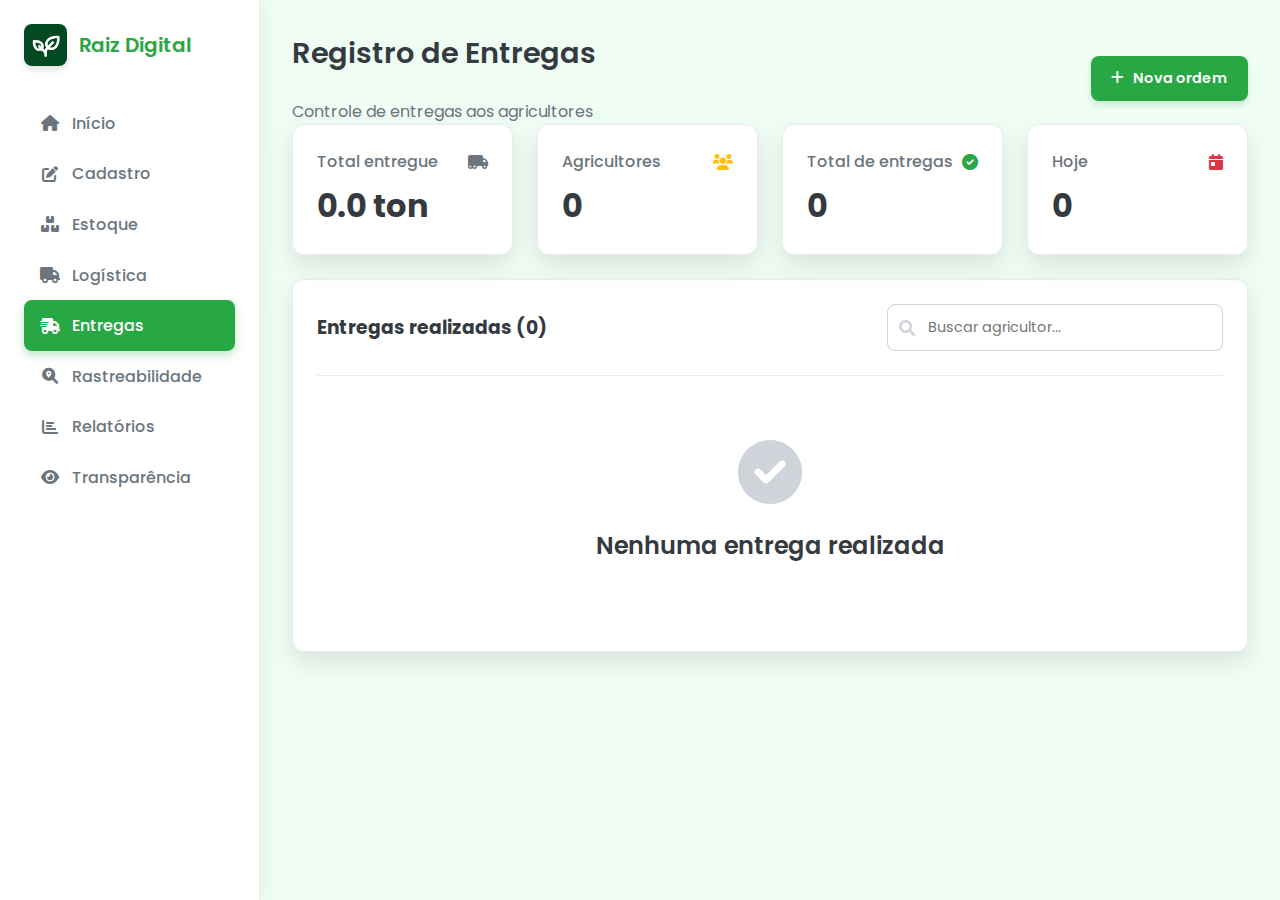
<file: raiz-digital-api/P.I-main/src/main/resources/static/entregas.html>
<!DOCTYPE html>
<html lang="pt-br">
<head>
    <meta charset="UTF-8">
    <meta name="viewport" content="width=device-width, initial-scale=1.0">
    <title>Entregas - P.I Sementes</title>
    <link rel="stylesheet" href="style.css">
    <link rel="stylesheet" href="https://cdnjs.cloudflare.com/ajax/libs/font-awesome/6.0.0-beta3/css/all.min.css">
</head>
<body>
    <div class="app-container">
        <aside class="sidebar">
            <div class="sidebar-header">
                <img src="logo.png" alt="Logo Sementes" class="logo">
                <span>Raiz Digital</span>
            </div>
            <nav class="sidebar-nav">
                <ul>
                    <li><a href="index.html" class="nav-link"><i class="fas fa-home"></i><span>Início</span></a></li>
                    <li><a href="cadastro.html" class="nav-link"><i class="fas fa-edit"></i><span>Cadastro</span></a></li>
                    <li><a href="estoque.html" class="nav-link"><i class="fas fa-boxes"></i><span>Estoque</span></a></li>
                    <li><a href="logistica.html" class="nav-link"><i class="fas fa-truck"></i><span>Logística</span></a></li>
                    <li><a href="entregas.html" class="nav-link active"><i class="fas fa-shipping-fast"></i><span>Entregas</span></a></li>
                    <li><a href="rastreabilidade.html" class="nav-link"><i class="fas fa-search-location"></i><span>Rastreabilidade</span></a></li>
                    <li><a href="relatorios.html" class="nav-link"><i class="fas fa-chart-bar"></i><span>Relatórios</span></a></li>
                    <li><a href="transparencia.html" class="nav-link"><i class="fas fa-eye"></i><span>Transparência</span></a></li>
                </ul>
            </nav>
        </aside>
        <main class="main-content">
            <header class="main-header with-button">
                <div class="header-text-container"><h1>Registro de Entregas</h1><p class="subtitle">Controle de entregas aos agricultores</p></div>
                <button class="btn-primary"><i class="fas fa-plus"></i>Nova ordem</button>
            </header>
            <div class="stat-cards">
                <div class="card"><div class="card-header"><span>Total entregue</span><i class="fas fa-truck-moving icon-gray"></i></div><h2>0.0 ton</h2></div>
                <div class="card"><div class="card-header"><span>Agricultores</span><i class="fas fa-users icon-yellow"></i></div><h2>0</h2></div>
                <div class="card"><div class="card-header"><span>Total de entregas</span><i class="fas fa-check-circle icon-green"></i></div><h2>0</h2></div>
                <div class="card"><div class="card-header"><span>Hoje</span><i class="fas fa-calendar-day icon-red"></i></div><h2>0</h2></div>
            </div>
            <div class="card full-width-widget">
                <div class="list-header"><h3>Entregas realizadas (0)</h3><div class="search-bar"><i class="fas fa-search"></i><input type="text" placeholder="Buscar agricultor..."></div></div>
                <div class="empty-state"><i class="fas fa-check-circle empty-icon"></i><h3>Nenhuma entrega realizada</h3></div>
            </div>
        </main>
    </div>
    <script src="script.js"></script>
</body>
</html>
</file>
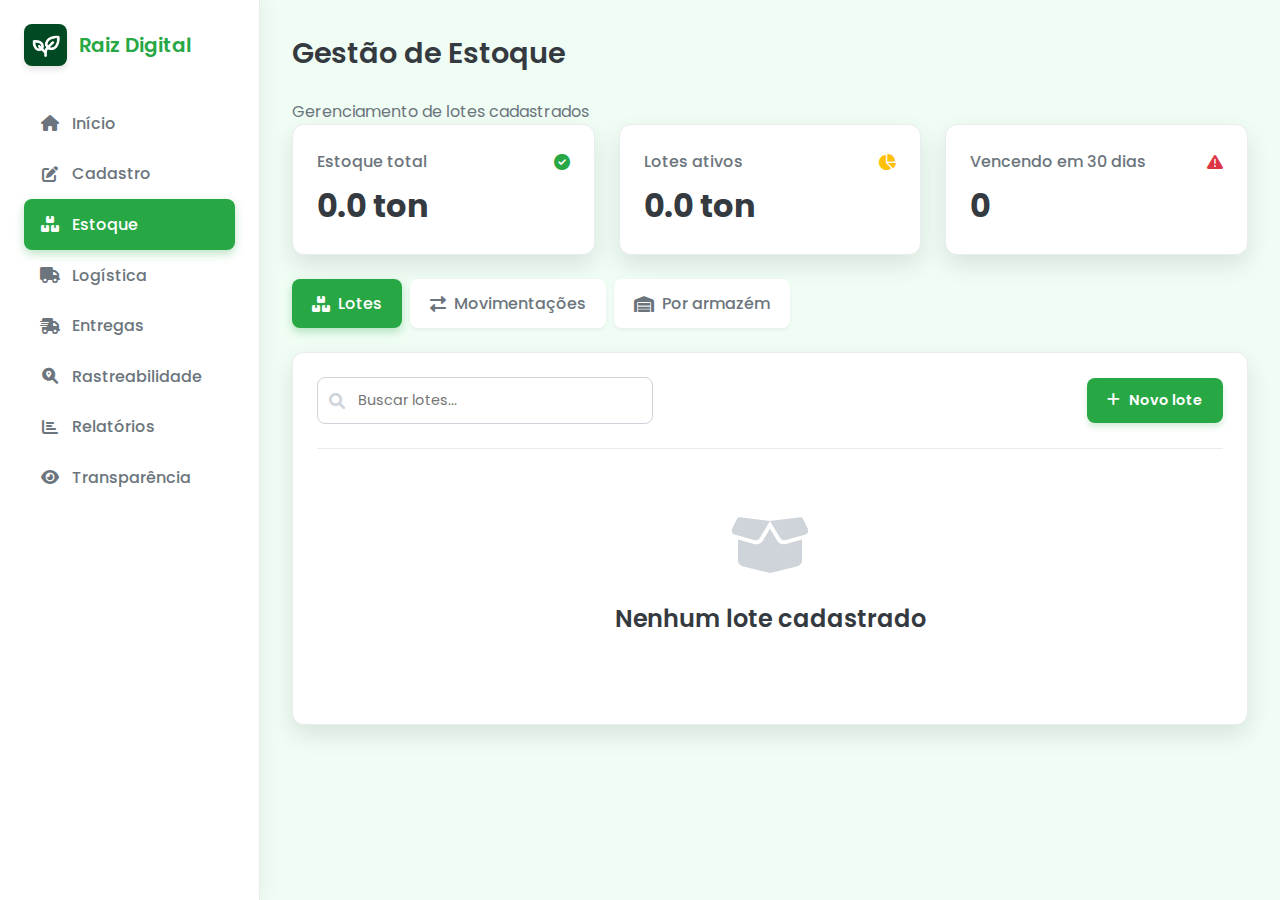
<file: raiz-digital-api/P.I-main/src/main/resources/static/estoque.html>
<!DOCTYPE html>
<html lang="pt-br">
<head>
    <meta charset="UTF-8">
    <meta name="viewport" content="width=device-width, initial-scale=1.0">
    <title>Gestão de Estoque - P.I Sementes</title>
    <link rel="stylesheet" href="style.css">
    <link rel="stylesheet" href="https://cdnjs.cloudflare.com/ajax/libs/font-awesome/6.0.0-beta3/css/all.min.css">
</head>
<body>
    <div class="app-container">
        <aside class="sidebar">
            <div class="sidebar-header">
                <img src="logo.png" alt="Logo Sementes" class="logo">
                <span>Raiz Digital</span>
            </div>
            <nav class="sidebar-nav">
                <ul>
                    <li><a href="index.html" class="nav-link"><i class="fas fa-home"></i><span>Início</span></a></li>
                    <li><a href="cadastro.html" class="nav-link"><i class="fas fa-edit"></i><span>Cadastro</span></a></li>
                    <li><a href="estoque.html" class="nav-link active"><i class="fas fa-boxes"></i><span>Estoque</span></a></li>
                    <li><a href="logistica.html" class="nav-link"><i class="fas fa-truck"></i><span>Logística</span></a></li>
                    <li><a href="entregas.html" class="nav-link"><i class="fas fa-shipping-fast"></i><span>Entregas</span></a></li>
                    <li><a href="rastreabilidade.html" class="nav-link"><i class="fas fa-search-location"></i><span>Rastreabilidade</span></a></li>
                    <li><a href="relatorios.html" class="nav-link"><i class="fas fa-chart-bar"></i><span>Relatórios</span></a></li>
                    <li><a href="transparencia.html" class="nav-link"><i class="fas fa-eye"></i><span>Transparência</span></a></li>
                </ul>
            </nav>
        </aside>
        <main class="main-content">
            <header class="main-header">
                <h1>Gestão de Estoque</h1>
                <p class="subtitle">Gerenciamento de lotes cadastrados</p>
            </header>
            <div class="stat-cards">
                <div class="card"><div class="card-header"><span>Estoque total</span><i class="fas fa-check-circle icon-green"></i></div><h2>0.0 ton</h2></div>
                <div class="card"><div class="card-header"><span>Lotes ativos</span><i class="fas fa-chart-pie icon-yellow"></i></div><h2>0.0 ton</h2></div>
                <div class="card"><div class="card-header"><span>Vencendo em 30 dias</span><i class="fas fa-exclamation-triangle icon-red"></i></div><h2>0</h2></div>
            </div>
            <div class="tab-nav">
                <a href="#" class="tab-link active" data-target="tab-lotes"><i class="fas fa-boxes"></i><span>Lotes</span></a>
                <a href="#" class="tab-link" data-target="tab-movimentacoes"><i class="fas fa-exchange-alt"></i><span>Movimentações</span></a>
                <a href="#" class="tab-link" data-target="tab-armazem"><i class="fas fa-warehouse"></i><span>Por armazém</span></a>
            </div>
            <div id="tab-lotes" class="tab-content active">
                <div class="card full-width-widget">
                    <div class="list-header"><div class="search-bar"><i class="fas fa-search"></i><input type="text" placeholder="Buscar lotes..."></div><button class="btn-primary"><i class="fas fa-plus"></i>Novo lote</button></div>
                    <div class="empty-state"><i class="fas fa-box-open empty-icon"></i><h3>Nenhum lote cadastrado</h3></div>
                </div>
            </div>
            <div id="tab-movimentacoes" class="tab-content" style="display: none;">
                <div class="card full-width-widget">
                    <div class="list-header"><h3>Histórico de Movimentações</h3></div>
                    <div class="empty-state"><i class="fas fa-exchange-alt empty-icon"></i><h3>Nenhuma movimentação recente</h3></div>
                </div>
            </div>
            <div id="tab-armazem" class="tab-content" style="display: none;">
                <div class="card full-width-widget">
                    <div class="list-header"><h3>Visão Geral dos Armazéns</h3></div>
                    <div class="empty-state"><i class="fas fa-warehouse empty-icon"></i><h3>Nenhum armazém vinculado</h3></div>
                </div>
            </div>
        </main>
    </div>
    <script src="script.js"></script>
</body>
</html>
</file>
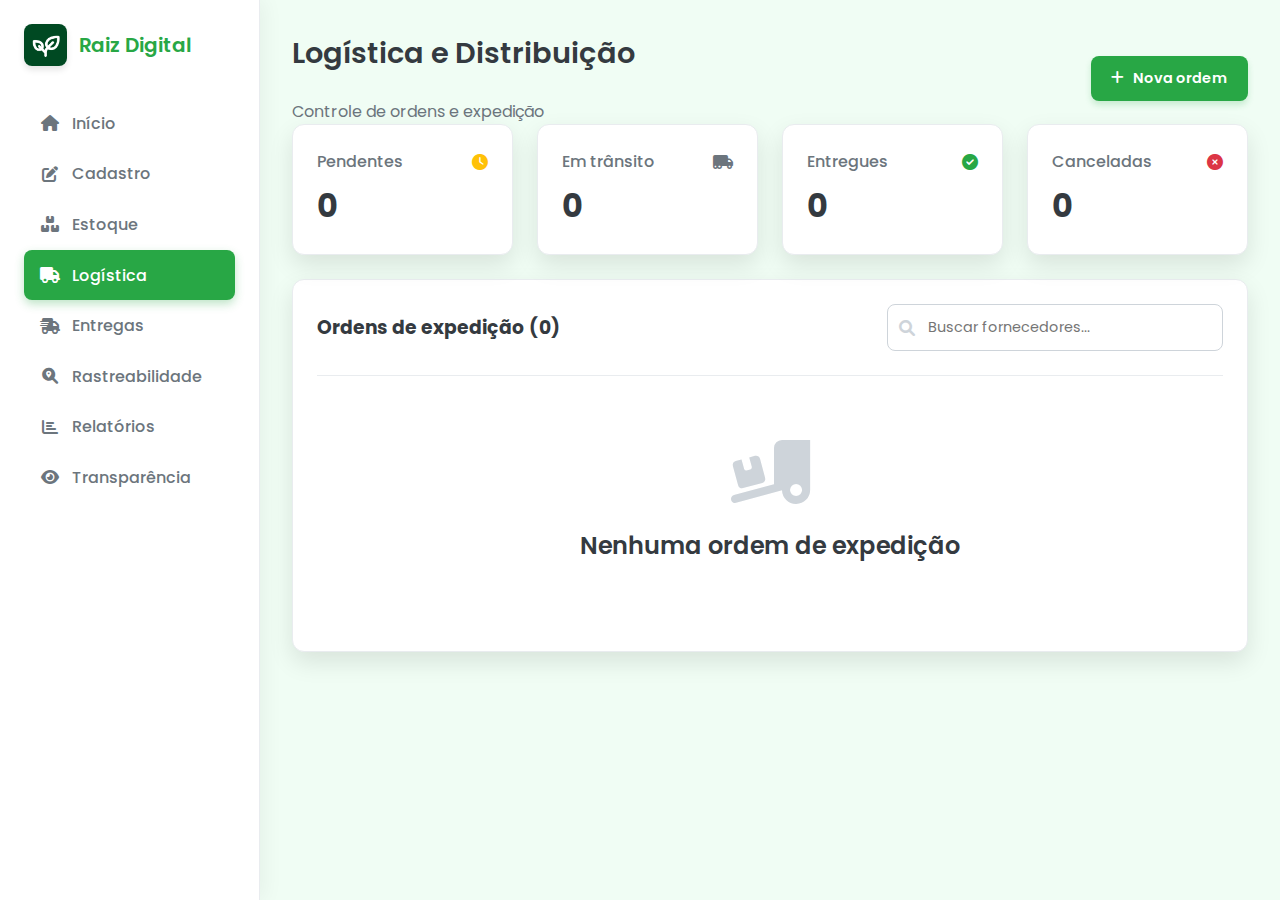
<file: raiz-digital-api/P.I-main/src/main/resources/static/logistica.html>
<!DOCTYPE html>
<html lang="pt-br">
<head>
    <meta charset="UTF-8">
    <meta name="viewport" content="width=device-width, initial-scale=1.0">
    <title>Logística - P.I Sementes</title>
    <link rel="stylesheet" href="style.css">
    <link rel="stylesheet" href="https://cdnjs.cloudflare.com/ajax/libs/font-awesome/6.0.0-beta3/css/all.min.css">
</head>
<body>
    <div class="app-container">
        <aside class="sidebar">
            <div class="sidebar-header">
                <img src="logo.png" alt="Logo Sementes" class="logo">
                <span>Raiz Digital</span>
            </div>
            <nav class="sidebar-nav">
                <ul>
                    <li><a href="index.html" class="nav-link"><i class="fas fa-home"></i><span>Início</span></a></li>
                    <li><a href="cadastro.html" class="nav-link"><i class="fas fa-edit"></i><span>Cadastro</span></a></li>
                    <li><a href="estoque.html" class="nav-link"><i class="fas fa-boxes"></i><span>Estoque</span></a></li>
                    <li><a href="logistica.html" class="nav-link active"><i class="fas fa-truck"></i><span>Logística</span></a></li>
                    <li><a href="entregas.html" class="nav-link"><i class="fas fa-shipping-fast"></i><span>Entregas</span></a></li>
                    <li><a href="rastreabilidade.html" class="nav-link"><i class="fas fa-search-location"></i><span>Rastreabilidade</span></a></li>
                    <li><a href="relatorios.html" class="nav-link"><i class="fas fa-chart-bar"></i><span>Relatórios</span></a></li>
                    <li><a href="transparencia.html" class="nav-link"><i class="fas fa-eye"></i><span>Transparência</span></a></li>
                </ul>
            </nav>
        </aside>
        <main class="main-content">
            <header class="main-header with-button">
                <div class="header-text-container"><h1>Logística e Distribuição</h1><p class="subtitle">Controle de ordens e expedição</p></div>
                <button class="btn-primary"><i class="fas fa-plus"></i>Nova ordem</button>
            </header>
            <div class="stat-cards">
                <div class="card"><div class="card-header"><span>Pendentes</span><i class="fas fa-clock icon-yellow"></i></div><h2>0</h2></div>
                <div class="card"><div class="card-header"><span>Em trânsito</span><i class="fas fa-truck-moving icon-gray"></i></div><h2>0</h2></div>
                <div class="card"><div class="card-header"><span>Entregues</span><i class="fas fa-check-circle icon-green"></i></div><h2>0</h2></div>
                <div class="card"><div class="card-header"><span>Canceladas</span><i class="fas fa-times-circle icon-red"></i></div><h2>0</h2></div>
            </div>
            <div class="card full-width-widget">
                <div class="list-header"><h3>Ordens de expedição (0)</h3><div class="search-bar"><i class="fas fa-search"></i><input type="text" placeholder="Buscar fornecedores..."></div></div>
                <div class="empty-state"><i class="fas fa-truck-loading empty-icon"></i><h3>Nenhuma ordem de expedição</h3></div>
            </div>
        </main>
    </div>
    <script src="script.js"></script>
</body>
</html>
</file>
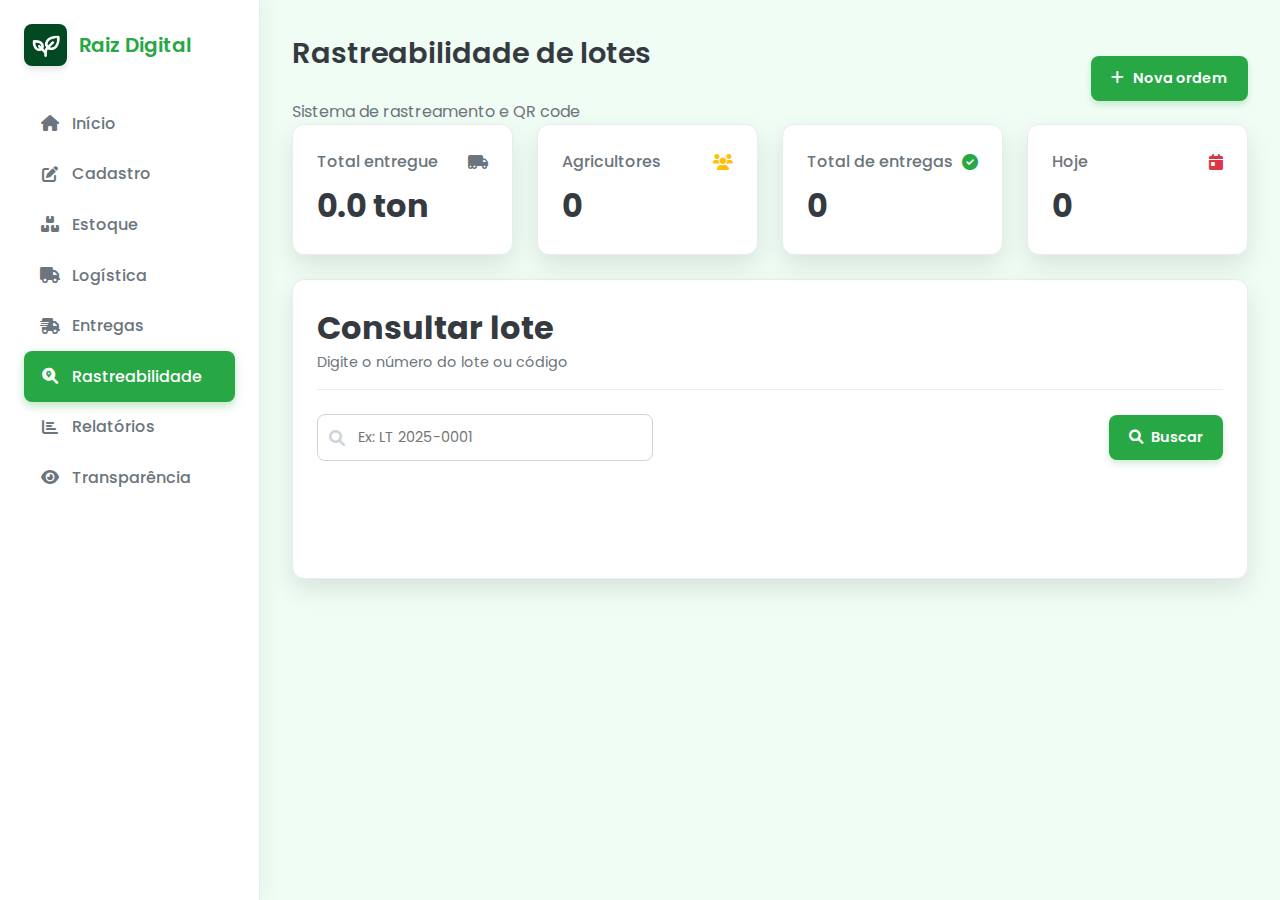
<file: raiz-digital-api/P.I-main/src/main/resources/static/rastreabilidade.html>
<!DOCTYPE html>
<html lang="pt-br">
<head>
    <meta charset="UTF-8">
    <meta name="viewport" content="width=device-width, initial-scale=1.0">
    <title>Rastreabilidade - P.I Sementes</title>
    <link rel="stylesheet" href="style.css">
    <link rel="stylesheet" href="https://cdnjs.cloudflare.com/ajax/libs/font-awesome/6.0.0-beta3/css/all.min.css">
</head>
<body>
    <div class="app-container">
        <aside class="sidebar">
            <div class="sidebar-header">
                <img src="logo.png" alt="Logo Sementes" class="logo">
                <span>Raiz Digital</span>
            </div>
            <nav class="sidebar-nav">
                <ul>
                    <li><a href="index.html" class="nav-link"><i class="fas fa-home"></i><span>Início</span></a></li>
                    <li><a href="cadastro.html" class="nav-link"><i class="fas fa-edit"></i><span>Cadastro</span></a></li>
                    <li><a href="estoque.html" class="nav-link"><i class="fas fa-boxes"></i><span>Estoque</span></a></li>
                    <li><a href="logistica.html" class="nav-link"><i class="fas fa-truck"></i><span>Logística</span></a></li>
                    <li><a href="entregas.html" class="nav-link"><i class="fas fa-shipping-fast"></i><span>Entregas</span></a></li>
                    <li><a href="rastreabilidade.html" class="nav-link active"><i class="fas fa-search-location"></i><span>Rastreabilidade</span></a></li>
                    <li><a href="relatorios.html" class="nav-link"><i class="fas fa-chart-bar"></i><span>Relatórios</span></a></li>
                    <li><a href="transparencia.html" class="nav-link"><i class="fas fa-eye"></i><span>Transparência</span></a></li>
                </ul>
            </nav>
        </aside>
        <main class="main-content">
            <header class="main-header with-button">
                <div class="header-text-container"><h1>Rastreabilidade de lotes</h1><p class="subtitle">Sistema de rastreamento e QR code</p></div>
                <button class="btn-primary"><i class="fas fa-plus"></i>Nova ordem</button>
            </header>
            <div class="stat-cards">
                <div class="card"><div class="card-header"><span>Total entregue</span><i class="fas fa-truck-moving icon-gray"></i></div><h2>0.0 ton</h2></div>
                <div class="card"><div class="card-header"><span>Agricultores</span><i class="fas fa-users icon-yellow"></i></div><h2>0</h2></div>
                <div class="card"><div class="card-header"><span>Total de entregas</span><i class="fas fa-check-circle icon-green"></i></div><h2>0</h2></div>
                <div class="card"><div class="card-header"><span>Hoje</span><i class="fas fa-calendar-day icon-red"></i></div><h2>0</h2></div>
            </div>
            <div class="card full-width-widget">
                <div class="content-header"><div class="header-text"><h2>Consultar lote</h2><p>Digite o número do lote ou código</p></div></div>
                <form class="search-form">
                    <div class="search-bar large"><i class="fas fa-search"></i><input type="text" placeholder="Ex: LT 2025-0001"></div>
                    <button class="btn-primary" type="submit"><i class="fas fa-search"></i>Buscar</button>
                </form>
            </div>
        </main>
    </div>
    <script src="script.js"></script>
</body>
</html>
</file>
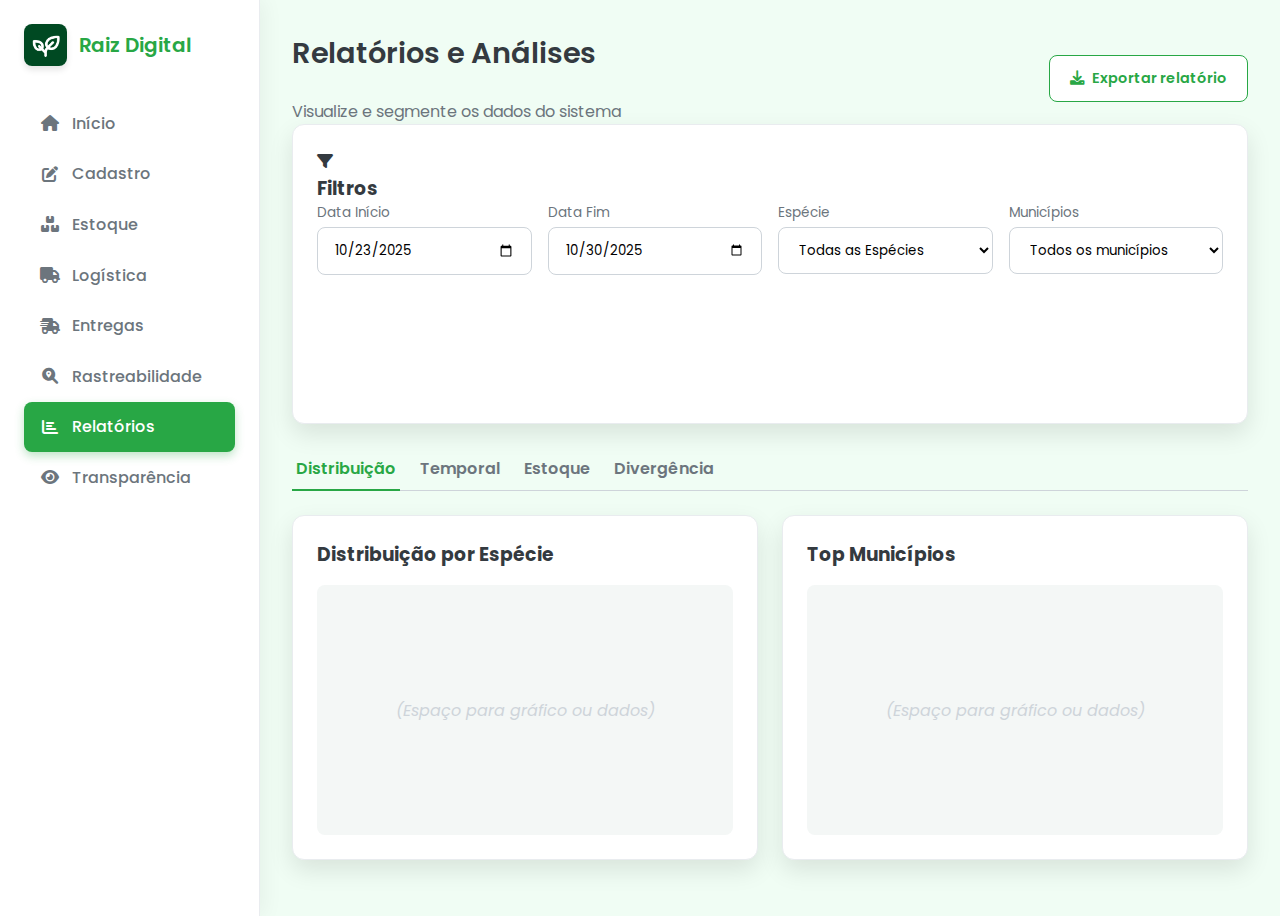
<file: raiz-digital-api/P.I-main/src/main/resources/static/relatorios.html>
<!DOCTYPE html>
<html lang="pt-br">
<head>
    <meta charset="UTF-8">
    <meta name="viewport" content="width=device-width, initial-scale=1.0">
    <title>Relatórios - P.I Sementes</title>
    <link rel="stylesheet" href="style.css">
    <link rel="stylesheet" href="https://cdnjs.cloudflare.com/ajax/libs/font-awesome/6.0.0-beta3/css/all.min.css">
</head>
<body>
    <div class="app-container">
        <aside class="sidebar">
            <div class="sidebar-header">
                <img src="logo.png" alt="Logo Sementes" class="logo">
                <span>Raiz Digital</span>
            </div>
            <nav class="sidebar-nav">
                <ul>
                    <li><a href="index.html" class="nav-link"><i class="fas fa-home"></i><span>Início</span></a></li>
                    <li><a href="cadastro.html" class="nav-link"><i class="fas fa-edit"></i><span>Cadastro</span></a></li>
                    <li><a href="estoque.html" class="nav-link"><i class="fas fa-boxes"></i><span>Estoque</span></a></li>
                    <li><a href="logistica.html" class="nav-link"><i class="fas fa-truck"></i><span>Logística</span></a></li>
                    <li><a href="entregas.html" class="nav-link"><i class="fas fa-shipping-fast"></i><span>Entregas</span></a></li>
                    <li><a href="rastreabilidade.html" class="nav-link"><i class="fas fa-search-location"></i><span>Rastreabilidade</span></a></li>
                    <li><a href="relatorios.html" class="nav-link active"><i class="fas fa-chart-bar"></i><span>Relatórios</span></a></li>
                    <li><a href="transparencia.html" class="nav-link"><i class="fas fa-eye"></i><span>Transparência</span></a></li>
                </ul>
            </nav>
        </aside>
        <main class="main-content">
            <header class="main-header with-button">
                <div class="header-text-container"><h1>Relatórios e Análises</h1><p class="subtitle">Visualize e segmente os dados do sistema</p></div>
                <button class="btn-secondary"><i class="fas fa-download"></i>Exportar relatório</button>
            </header>
            <div class="card full-width-widget">
                <div class="filter-header"><i class="fas fa-filter"></i><h3>Filtros</h3></div>
                <div class="filter-controls">
                    <div class="filter-group"><label for="date-start">Data Início</label><input type="date" id="date-start" value="2025-10-23"></div>
                    <div class="filter-group"><label for="date-end">Data Fim</label><input type="date" id="date-end" value="2025-10-30"></div>
                    <div class="filter-group"><label for="select-especie">Espécie</label><select id="select-especie"><option>Todas as Espécies</option></select></div>
                    <div class="filter-group"><label for="select-municipio">Municípios</label><select id="select-municipio"><option>Todos os municípios</option></select></div>
                </div>
            </div>
            <div class="sub-tab-nav">
                <a href="#" class="sub-tab-link active" data-target="tab-distribuicao">Distribuição</a>
                <a href="#" class="sub-tab-link" data-target="tab-temporal">Temporal</a>
                <a href="#" class="sub-tab-link" data-target="tab-estoque">Estoque</a>
                <a href="#" class="sub-tab-link" data-target="tab-divergencia">Divergência</a>
            </div>
            <div id="tab-distribuicao" class="tab-content active">
                <div class="widgets">
                    <div class="card large-widget"><h3>Distribuição por Espécie</h3><div class="placeholder"></div></div>
                    <div class="card large-widget"><h3>Top Municípios</h3><div class="placeholder"></div></div>
                </div>
            </div>
            <div id="tab-temporal" class="tab-content" style="display: none;">
                <div class="card full-width-widget"><h3>Evolução Temporal</h3><div class="placeholder"></div></div>
            </div>
            <div id="tab-estoque" class="tab-content" style="display: none;">
                <div class="widgets">
                    <div class="card large-widget"><h3>Entrada vs Saída</h3><div class="placeholder"></div></div>
                    <div class="card large-widget"><h3>Perdas e Ajustes</h3><div class="placeholder"></div></div>
                </div>
            </div>
            <div id="tab-divergencia" class="tab-content" style="display: none;">
                <div class="card full-width-widget">
                    <div class="list-header"><h3>Relatório de Divergências</h3></div>
                    <div class="empty-state"><i class="fas fa-check-circle empty-icon"></i><h3>Nenhuma divergência encontrada</h3></div>
                </div>
            </div>
        </main>
    </div>
    <script src="script.js"></script>
</body>
</html>
</file>
<file: src/main/resources/static/style.css>
/* ---- Reset e Configurações Globais ---- */
@import url('https://fonts.googleapis.com/css2?family=Poppins:wght@400;500;600;700&display=swap');

:root {
    --primary-green: #28a745; /* Verde principal */
    --light-green: #f0fdf4;  /* Fundo verde claro */
    --white: #ffffff;
    --gray-light: #f4f7f6;
    --gray-medium: #ced4da;
    --gray-dark: #6c757d;
    --text-color: #343a40;
    --shadow: 0 10px 25px rgba(0, 0, 0, 0.1); /* Sombra profunda */
}

* {
    margin: 0;
    padding: 0;
    box-sizing: border-box;
    font-family: 'Poppins', sans-serif;
}

body {
    background-color: var(--gray-light);
    color: var(--text-color);
}

/* ---- Layout Principal ---- */
.app-container {
    display: flex;
    min-height: 100vh;
}

/* ---- Barra Lateral (Sidebar) ---- */
.sidebar {
    width: 260px;
    background-color: var(--white);
    border-right: 1px solid #e9ecef;
    display: flex;
    flex-direction: column;
    padding: 1.5rem;
    box-shadow: 4px 0 20px rgba(0, 0, 0, 0.05);
    position: relative;
    z-index: 10;
}

.sidebar-header {
    display: flex;
    align-items: center;
    gap: 12px;
    font-size: 1.25rem;
    font-weight: 600;
    color: var(--primary-green);
    margin-bottom: 2rem;
}

/* --- AJUSTE DA LOGO --- */
.sidebar-header .logo {
    height: 42px; /* Tamanho ideal para o ícone */
    width: auto;
    border-radius: 8px; /* Deixa o ícone com cantos arredondados (estilo app) */
    box-shadow: 0 4px 6px rgba(0,0,0,0.1); /* Sombra leve na logo */
}

.sidebar-nav ul {
    list-style: none;
}

.sidebar-nav .nav-link {
    display: flex;
    align-items: center;
    gap: 12px;
    padding: 0.8rem 1rem;
    border-radius: 8px;
    text-decoration: none;
    color: var(--gray-dark);
    font-weight: 500;
    transition: all 0.3s ease;
}

.sidebar-nav .nav-link i {
    width: 20px;
    text-align: center;
    transition: transform 0.3s ease;
}

.sidebar-nav .nav-link:hover {
    background-color: var(--light-green);
    color: var(--primary-green);
}

/* Animação do ícone no hover */
.sidebar-nav .nav-link:hover i {
    transform: translateX(3px);
}

.sidebar-nav .nav-link.active {
    background-color: var(--primary-green);
    color: var(--white);
    box-shadow: 0 4px 10px rgba(40, 167, 69, 0.3);
}

/* ---- Conteúdo Principal ---- */
.main-content {
    flex-grow: 1;
    padding: 2rem;
    background-color: var(--light-green);
    overflow-y: auto;
}

.main-header h1 {
    font-size: 1.8rem;
    font-weight: 600;
    color: var(--text-color);
    margin-bottom: 1.5rem;
}

.main-header .subtitle {
    font-size: 1rem;
    color: var(--gray-dark);
    font-weight: 400;
}

.main-header.with-button {
    display: flex;
    justify-content: space-between;
    align-items: center;
    flex-wrap: wrap;
    gap: 1rem;
}

/* ---- Cards e Widgets ---- */
.stat-cards {
    display: grid;
    grid-template-columns: repeat(auto-fit, minmax(220px, 1fr));
    gap: 1.5rem;
    margin-bottom: 1.5rem;
}

.card {
    background-color: var(--white);
    border-radius: 12px;
    padding: 1.5rem;
    box-shadow: var(--shadow);
    border: 1px solid #e9ecef;
    transition: transform 0.4s cubic-bezier(0.175, 0.885, 0.32, 1.275), box-shadow 0.4s ease;
}

.card:hover {
    transform: translateY(-6px);
    box-shadow: 0 20px 40px rgba(0, 0, 0, 0.12);
}

.card-header {
    display: flex;
    justify-content: space-between;
    align-items: center;
    margin-bottom: 0.5rem;
    font-weight: 500;
    color: var(--gray-dark);
}

.card h2 {
    font-size: 2rem;
    font-weight: 700;
    color: var(--text-color);
}

.card p {
    font-size: 0.9rem;
    color: var(--gray-dark);
}

.widgets {
    display: grid;
    grid-template-columns: 1fr 1fr;
    gap: 1.5rem;
    margin-bottom: 1.5rem;
}

.card.large-widget, .card.full-width-widget {
    min-height: 300px;
}

.card.full-width-widget {
    grid-column: 1 / -1;
}

.placeholder {
    width: 100%;
    height: 250px;
    background-color: var(--gray-light);
    border-radius: 8px;
    display: flex;
    align-items: center;
    justify-content: center;
    color: var(--gray-medium);
    font-style: italic;
    margin-top: 1rem;
}

.placeholder::after {
    content: '(Espaço para gráfico ou dados)';
}

/* ---- Botões ---- */
.btn-primary {
    background-color: var(--primary-green);
    color: var(--white);
    border: none;
    border-radius: 8px;
    padding: 0.75rem 1.25rem;
    font-weight: 600;
    font-size: 0.9rem;
    cursor: pointer;
    display: flex;
    align-items: center;
    gap: 8px;
    transition: all 0.3s ease;
    box-shadow: 0 4px 6px rgba(40, 167, 69, 0.2);
}

.btn-primary:hover {
    background-color: #218838;
    transform: translateY(-2px);
    box-shadow: 0 6px 15px rgba(40, 167, 69, 0.4);
}

.btn-primary:active {
    transform: scale(0.96);
}

.btn-secondary {
    background-color: var(--white);
    color: var(--primary-green);
    border: 1px solid var(--primary-green);
    border-radius: 8px;
    padding: 0.75rem 1.25rem;
    font-weight: 600;
    font-size: 0.9rem;
    cursor: pointer;
    display: flex;
    align-items: center;
    gap: 8px;
    transition: all 0.3s ease;
}

.btn-secondary:hover {
    background-color: var(--light-green);
    transform: translateY(-2px);
}

/* ---- Elementos de Listas e Tabs ---- */
.content-header, .list-header {
    display: flex;
    flex-wrap: wrap;
    justify-content: space-between;
    align-items: center;
    gap: 1rem;
    margin-bottom: 1.5rem;
}

.content-header {
    border-bottom: 1px solid #e9ecef;
    padding-bottom: 1rem;
    margin-top: 0;
}

.tab-nav {
    display: flex;
    flex-wrap: wrap;
    gap: 8px;
    margin-bottom: 1.5rem;
}

.tab-link {
    display: flex;
    align-items: center;
    gap: 8px;
    padding: 0.75rem 1.25rem;
    border-radius: 8px;
    text-decoration: none;
    color: var(--gray-dark);
    font-weight: 500;
    background-color: var(--white);
    box-shadow: 0 2px 4px rgba(0, 0, 0, 0.05);
    transition: all 0.3s ease;
}

.tab-link:hover {
    background-color: #f8f9fa;
    transform: translateY(-2px);
}

.tab-link:active {
    transform: scale(0.96);
}

.tab-link.active {
    background-color: var(--primary-green);
    color: var(--white);
    box-shadow: 0 4px 8px rgba(40, 167, 69, 0.3);
}

.sub-tab-nav {
    display: flex;
    flex-wrap: wrap;
    gap: 1rem;
    margin: 1.5rem 0;
    border-bottom: 1px solid var(--gray-medium);
}

.sub-tab-link {
    padding: 0.5rem 0.25rem;
    margin-bottom: -1px;
    text-decoration: none;
    font-weight: 600;
    color: var(--gray-dark);
    border-bottom: 2px solid transparent;
    transition: all 0.3s ease;
}

.sub-tab-link:hover { color: var(--text-color); }
.sub-tab-link.active { color: var(--primary-green); border-bottom-color: var(--primary-green); }

/* ---- Inputs e Busca ---- */
.search-bar { position: relative; }
.search-bar i { position: absolute; left: 12px; top: 50%; transform: translateY(-50%); color: var(--gray-medium); }
.search-bar input {
    padding: 0.75rem 1rem 0.75rem 2.5rem;
    border-radius: 8px;
    border: 1px solid var(--gray-medium);
    min-width: 300px;
    font-size: 0.9rem;
    transition: all 0.3s ease;
}
.search-bar input:focus {
    outline: none;
    border-color: var(--primary-green);
    box-shadow: 0 0 0 4px rgba(40, 167, 69, 0.15);
    transform: translateY(-1px);
}
.search-bar.large { flex-grow: 1; min-width: 300px; }
.search-form { display: flex; flex-wrap: wrap; gap: 1rem; margin-top: 1.5rem; align-items: center; }

/* ---- Empty State ---- */
.empty-state {
    display: flex;
    flex-direction: column;
    align-items: center;
    justify-content: center;
    padding: 4rem 2rem;
    text-align: center;
    border-top: 1px solid #e9ecef;
    margin-top: 1rem;
}
.empty-state .empty-icon { font-size: 4rem; color: var(--gray-medium); margin-bottom: 1.5rem; }
.empty-state h3 { font-size: 1.5rem; font-weight: 600; color: var(--text-color); }

/* ---- Filtros ---- */
.filter-controls { display: grid; grid-template-columns: repeat(auto-fit, minmax(200px, 1fr)); gap: 1rem; }
.filter-group { display: flex; flex-direction: column; }
.filter-group label { font-size: 0.85rem; margin-bottom: 0.25rem; color: var(--gray-dark); }
.filter-group input, .filter-group select {
    padding: 0.75rem 1rem; border-radius: 8px; border: 1px solid var(--gray-medium);
    background-color: var(--white); font-family: 'Poppins', sans-serif; transition: all 0.3s ease;
}
.filter-group input:focus, .filter-group select:focus {
    outline: none; border-color: var(--primary-green); box-shadow: 0 0 0 4px rgba(40, 167, 69, 0.15);
}

/* ---- Ícones e Cores ---- */
.card-header .icon-gray { color: #6c757d; }
.card-header .icon-green { color: #28a745; }
.card-header .icon-yellow { color: #ffc107; }
.card-header .icon-red { color: #dc3545; }

/* Animação Pulsar para alertas */
@keyframes pulse-soft { 0% { transform: scale(1); } 50% { transform: scale(1.1); } 100% { transform: scale(1); } }
.card-header .icon-red, .card-header .icon-yellow { animation: pulse-soft 2s infinite ease-in-out; }

/* ---- Transparência e Banner ---- */
.commitment-banner {
    background-color: var(--primary-green); color: var(--white); border-radius: 12px;
    padding: 2.5rem 2rem; text-align: center; margin-top: 1.5rem;
    box-shadow: 0 10px 25px rgba(40, 167, 69, 0.3);
}
.commitment-banner .banner-icon { font-size: 2.5rem; margin-bottom: 1rem; }

/* ---- Animações de Entrada ---- */
@keyframes fadeInUp {
    from { opacity: 0; transform: translateY(10px); }
    to { opacity: 1; transform: translateY(0); }
}
.tab-content.active { animation: fadeInUp 0.4s ease-out forwards; }
</file>
<file: raiz-digital-api/P.I-main/src/main/resources/static/style.css>
/* ---- Reset e Configurações Globais ---- */
@import url('https://fonts.googleapis.com/css2?family=Poppins:wght@400;500;600;700&display=swap');

:root {
    --primary-green: #28a745; /* Verde principal */
    --light-green: #f0fdf4;  /* Fundo verde claro */
    --white: #ffffff;
    --gray-light: #f4f7f6;
    --gray-medium: #ced4da;
    --gray-dark: #6c757d;
    --text-color: #343a40;
    --shadow: 0 10px 25px rgba(0, 0, 0, 0.1); /* Sombra profunda */
}

* {
    margin: 0;
    padding: 0;
    box-sizing: border-box;
    font-family: 'Poppins', sans-serif;
}

body {
    background-color: var(--gray-light);
    color: var(--text-color);
}

/* ---- Layout Principal ---- */
.app-container {
    display: flex;
    min-height: 100vh;
}

/* ---- Barra Lateral (Sidebar) ---- */
.sidebar {
    width: 260px;
    background-color: var(--white);
    border-right: 1px solid #e9ecef;
    display: flex;
    flex-direction: column;
    padding: 1.5rem;
    box-shadow: 4px 0 20px rgba(0, 0, 0, 0.05);
    position: relative;
    z-index: 10;
}

.sidebar-header {
    display: flex;
    align-items: center;
    gap: 12px;
    font-size: 1.25rem;
    font-weight: 600;
    color: var(--primary-green);
    margin-bottom: 2rem;
}

/* --- AJUSTE DA LOGO --- */
.sidebar-header .logo {
    height: 42px; /* Tamanho ideal para o ícone */
    width: auto;
    border-radius: 8px; /* Deixa o ícone com cantos arredondados (estilo app) */
    box-shadow: 0 4px 6px rgba(0,0,0,0.1); /* Sombra leve na logo */
}

.sidebar-nav ul {
    list-style: none;
}

.sidebar-nav .nav-link {
    display: flex;
    align-items: center;
    gap: 12px;
    padding: 0.8rem 1rem;
    border-radius: 8px;
    text-decoration: none;
    color: var(--gray-dark);
    font-weight: 500;
    transition: all 0.3s ease;
}

.sidebar-nav .nav-link i {
    width: 20px;
    text-align: center;
    transition: transform 0.3s ease;
}

.sidebar-nav .nav-link:hover {
    background-color: var(--light-green);
    color: var(--primary-green);
}

/* Animação do ícone no hover */
.sidebar-nav .nav-link:hover i {
    transform: translateX(3px);
}

.sidebar-nav .nav-link.active {
    background-color: var(--primary-green);
    color: var(--white);
    box-shadow: 0 4px 10px rgba(40, 167, 69, 0.3);
}

/* ---- Conteúdo Principal ---- */
.main-content {
    flex-grow: 1;
    padding: 2rem;
    background-color: var(--light-green);
    overflow-y: auto;
}

.main-header h1 {
    font-size: 1.8rem;
    font-weight: 600;
    color: var(--text-color);
    margin-bottom: 1.5rem;
}

.main-header .subtitle {
    font-size: 1rem;
    color: var(--gray-dark);
    font-weight: 400;
}

.main-header.with-button {
    display: flex;
    justify-content: space-between;
    align-items: center;
    flex-wrap: wrap;
    gap: 1rem;
}

/* ---- Cards e Widgets ---- */
.stat-cards {
    display: grid;
    grid-template-columns: repeat(auto-fit, minmax(220px, 1fr));
    gap: 1.5rem;
    margin-bottom: 1.5rem;
}

.card {
    background-color: var(--white);
    border-radius: 12px;
    padding: 1.5rem;
    box-shadow: var(--shadow);
    border: 1px solid #e9ecef;
    transition: transform 0.4s cubic-bezier(0.175, 0.885, 0.32, 1.275), box-shadow 0.4s ease;
}

.card:hover {
    transform: translateY(-6px);
    box-shadow: 0 20px 40px rgba(0, 0, 0, 0.12);
}

.card-header {
    display: flex;
    justify-content: space-between;
    align-items: center;
    margin-bottom: 0.5rem;
    font-weight: 500;
    color: var(--gray-dark);
}

.card h2 {
    font-size: 2rem;
    font-weight: 700;
    color: var(--text-color);
}

.card p {
    font-size: 0.9rem;
    color: var(--gray-dark);
}

.widgets {
    display: grid;
    grid-template-columns: 1fr 1fr;
    gap: 1.5rem;
    margin-bottom: 1.5rem;
}

.card.large-widget, .card.full-width-widget {
    min-height: 300px;
}

.card.full-width-widget {
    grid-column: 1 / -1;
}

.placeholder {
    width: 100%;
    height: 250px;
    background-color: var(--gray-light);
    border-radius: 8px;
    display: flex;
    align-items: center;
    justify-content: center;
    color: var(--gray-medium);
    font-style: italic;
    margin-top: 1rem;
}

.placeholder::after {
    content: '(Espaço para gráfico ou dados)';
}

/* ---- Botões ---- */
.btn-primary {
    background-color: var(--primary-green);
    color: var(--white);
    border: none;
    border-radius: 8px;
    padding: 0.75rem 1.25rem;
    font-weight: 600;
    font-size: 0.9rem;
    cursor: pointer;
    display: flex;
    align-items: center;
    gap: 8px;
    transition: all 0.3s ease;
    box-shadow: 0 4px 6px rgba(40, 167, 69, 0.2);
}

.btn-primary:hover {
    background-color: #218838;
    transform: translateY(-2px);
    box-shadow: 0 6px 15px rgba(40, 167, 69, 0.4);
}

.btn-primary:active {
    transform: scale(0.96);
}

.btn-secondary {
    background-color: var(--white);
    color: var(--primary-green);
    border: 1px solid var(--primary-green);
    border-radius: 8px;
    padding: 0.75rem 1.25rem;
    font-weight: 600;
    font-size: 0.9rem;
    cursor: pointer;
    display: flex;
    align-items: center;
    gap: 8px;
    transition: all 0.3s ease;
}

.btn-secondary:hover {
    background-color: var(--light-green);
    transform: translateY(-2px);
}

/* ---- Elementos de Listas e Tabs ---- */
.content-header, .list-header {
    display: flex;
    flex-wrap: wrap;
    justify-content: space-between;
    align-items: center;
    gap: 1rem;
    margin-bottom: 1.5rem;
}

.content-header {
    border-bottom: 1px solid #e9ecef;
    padding-bottom: 1rem;
    margin-top: 0;
}

.tab-nav {
    display: flex;
    flex-wrap: wrap;
    gap: 8px;
    margin-bottom: 1.5rem;
}

.tab-link {
    display: flex;
    align-items: center;
    gap: 8px;
    padding: 0.75rem 1.25rem;
    border-radius: 8px;
    text-decoration: none;
    color: var(--gray-dark);
    font-weight: 500;
    background-color: var(--white);
    box-shadow: 0 2px 4px rgba(0, 0, 0, 0.05);
    transition: all 0.3s ease;
}

.tab-link:hover {
    background-color: #f8f9fa;
    transform: translateY(-2px);
}

.tab-link:active {
    transform: scale(0.96);
}

.tab-link.active {
    background-color: var(--primary-green);
    color: var(--white);
    box-shadow: 0 4px 8px rgba(40, 167, 69, 0.3);
}

.sub-tab-nav {
    display: flex;
    flex-wrap: wrap;
    gap: 1rem;
    margin: 1.5rem 0;
    border-bottom: 1px solid var(--gray-medium);
}

.sub-tab-link {
    padding: 0.5rem 0.25rem;
    margin-bottom: -1px;
    text-decoration: none;
    font-weight: 600;
    color: var(--gray-dark);
    border-bottom: 2px solid transparent;
    transition: all 0.3s ease;
}

.sub-tab-link:hover { color: var(--text-color); }
.sub-tab-link.active { color: var(--primary-green); border-bottom-color: var(--primary-green); }

/* ---- Inputs e Busca ---- */
.search-bar { position: relative; }
.search-bar i { position: absolute; left: 12px; top: 50%; transform: translateY(-50%); color: var(--gray-medium); }
.search-bar input {
    padding: 0.75rem 1rem 0.75rem 2.5rem;
    border-radius: 8px;
    border: 1px solid var(--gray-medium);
    min-width: 300px;
    font-size: 0.9rem;
    transition: all 0.3s ease;
}
.search-bar input:focus {
    outline: none;
    border-color: var(--primary-green);
    box-shadow: 0 0 0 4px rgba(40, 167, 69, 0.15);
    transform: translateY(-1px);
}
.search-bar.large { flex-grow: 1; min-width: 300px; }
.search-form { display: flex; flex-wrap: wrap; gap: 1rem; margin-top: 1.5rem; align-items: center; }

/* ---- Empty State ---- */
.empty-state {
    display: flex;
    flex-direction: column;
    align-items: center;
    justify-content: center;
    padding: 4rem 2rem;
    text-align: center;
    border-top: 1px solid #e9ecef;
    margin-top: 1rem;
}
.empty-state .empty-icon { font-size: 4rem; color: var(--gray-medium); margin-bottom: 1.5rem; }
.empty-state h3 { font-size: 1.5rem; font-weight: 600; color: var(--text-color); }

/* ---- Filtros ---- */
.filter-controls { display: grid; grid-template-columns: repeat(auto-fit, minmax(200px, 1fr)); gap: 1rem; }
.filter-group { display: flex; flex-direction: column; }
.filter-group label { font-size: 0.85rem; margin-bottom: 0.25rem; color: var(--gray-dark); }
.filter-group input, .filter-group select {
    padding: 0.75rem 1rem; border-radius: 8px; border: 1px solid var(--gray-medium);
    background-color: var(--white); font-family: 'Poppins', sans-serif; transition: all 0.3s ease;
}
.filter-group input:focus, .filter-group select:focus {
    outline: none; border-color: var(--primary-green); box-shadow: 0 0 0 4px rgba(40, 167, 69, 0.15);
}

/* ---- Ícones e Cores ---- */
.card-header .icon-gray { color: #6c757d; }
.card-header .icon-green { color: #28a745; }
.card-header .icon-yellow { color: #ffc107; }
.card-header .icon-red { color: #dc3545; }

/* Animação Pulsar para alertas */
@keyframes pulse-soft { 0% { transform: scale(1); } 50% { transform: scale(1.1); } 100% { transform: scale(1); } }
.card-header .icon-red, .card-header .icon-yellow { animation: pulse-soft 2s infinite ease-in-out; }

/* ---- Transparência e Banner ---- */
.commitment-banner {
    background-color: var(--primary-green); color: var(--white); border-radius: 12px;
    padding: 2.5rem 2rem; text-align: center; margin-top: 1.5rem;
    box-shadow: 0 10px 25px rgba(40, 167, 69, 0.3);
}
.commitment-banner .banner-icon { font-size: 2.5rem; margin-bottom: 1rem; }

/* ---- Animações de Entrada ---- */
@keyframes fadeInUp {
    from { opacity: 0; transform: translateY(10px); }
    to { opacity: 1; transform: translateY(0); }
}
.tab-content.active { animation: fadeInUp 0.4s ease-out forwards; }
</file>
